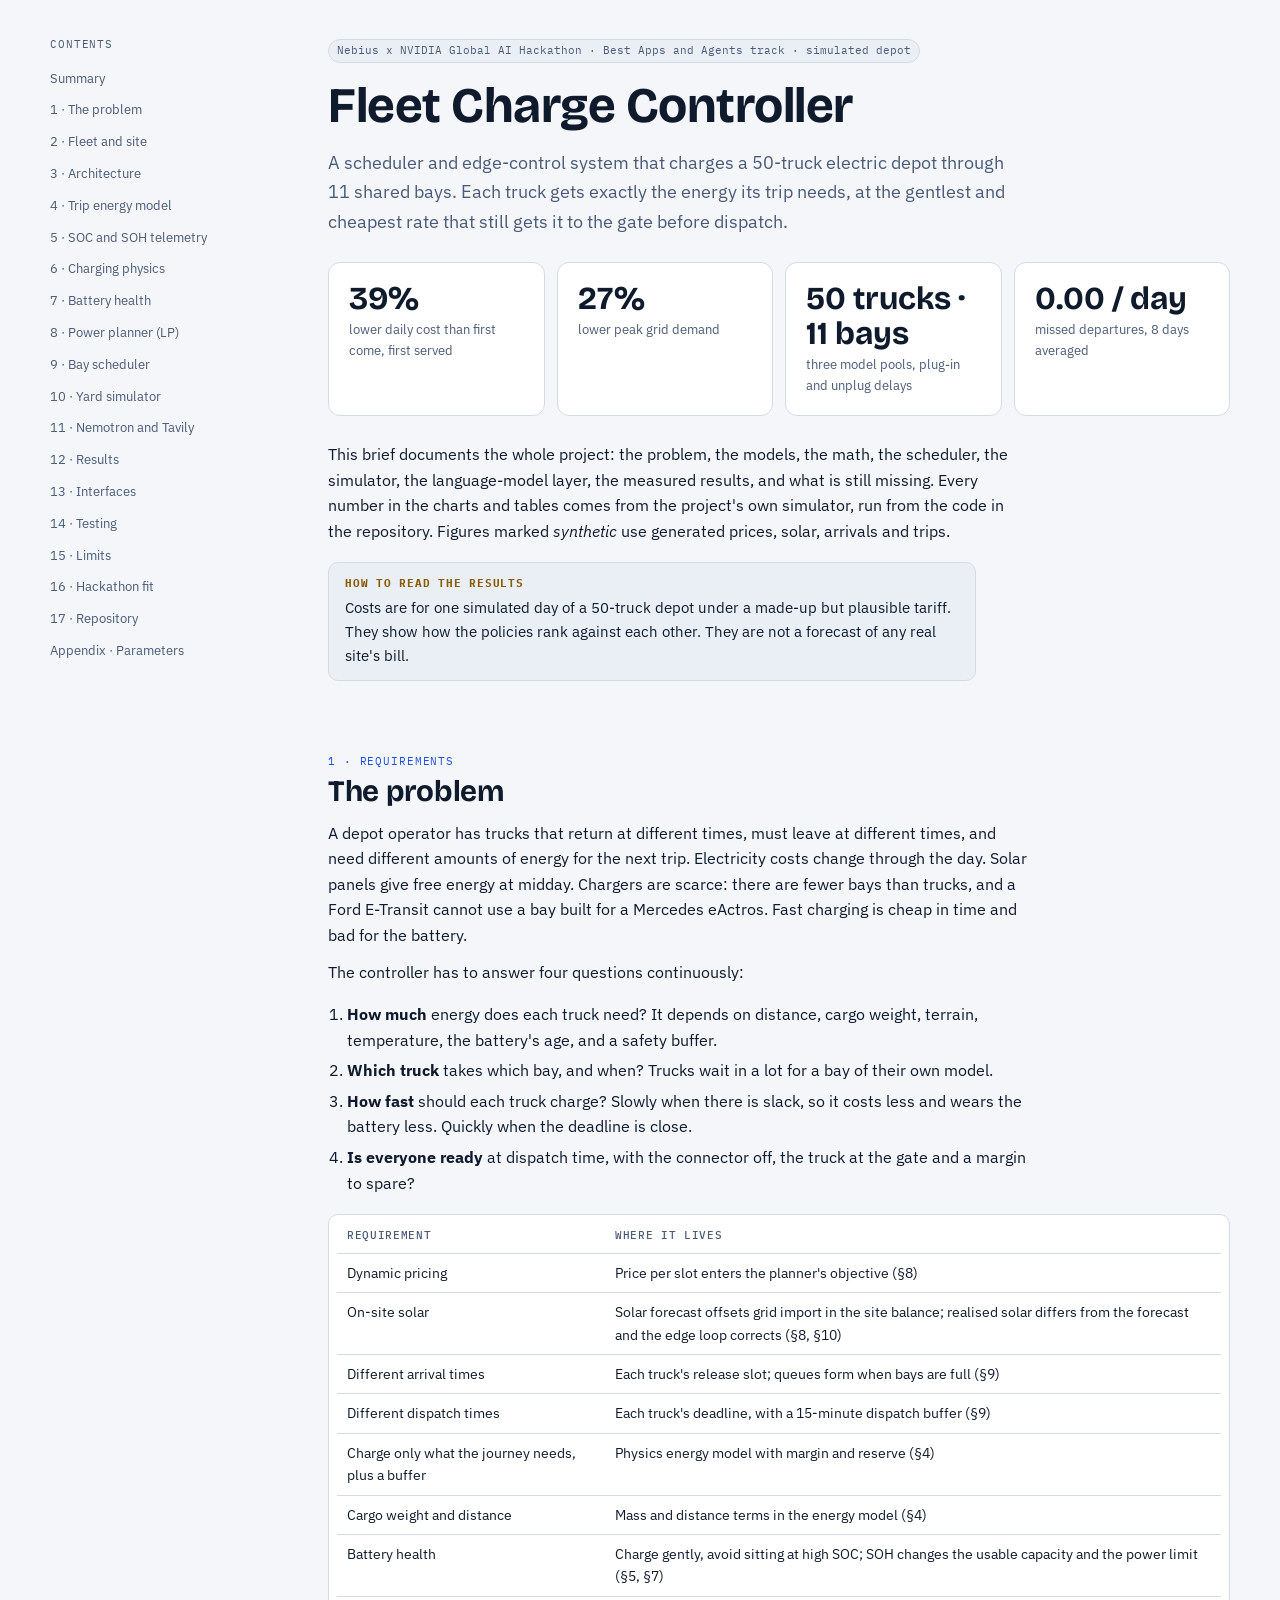
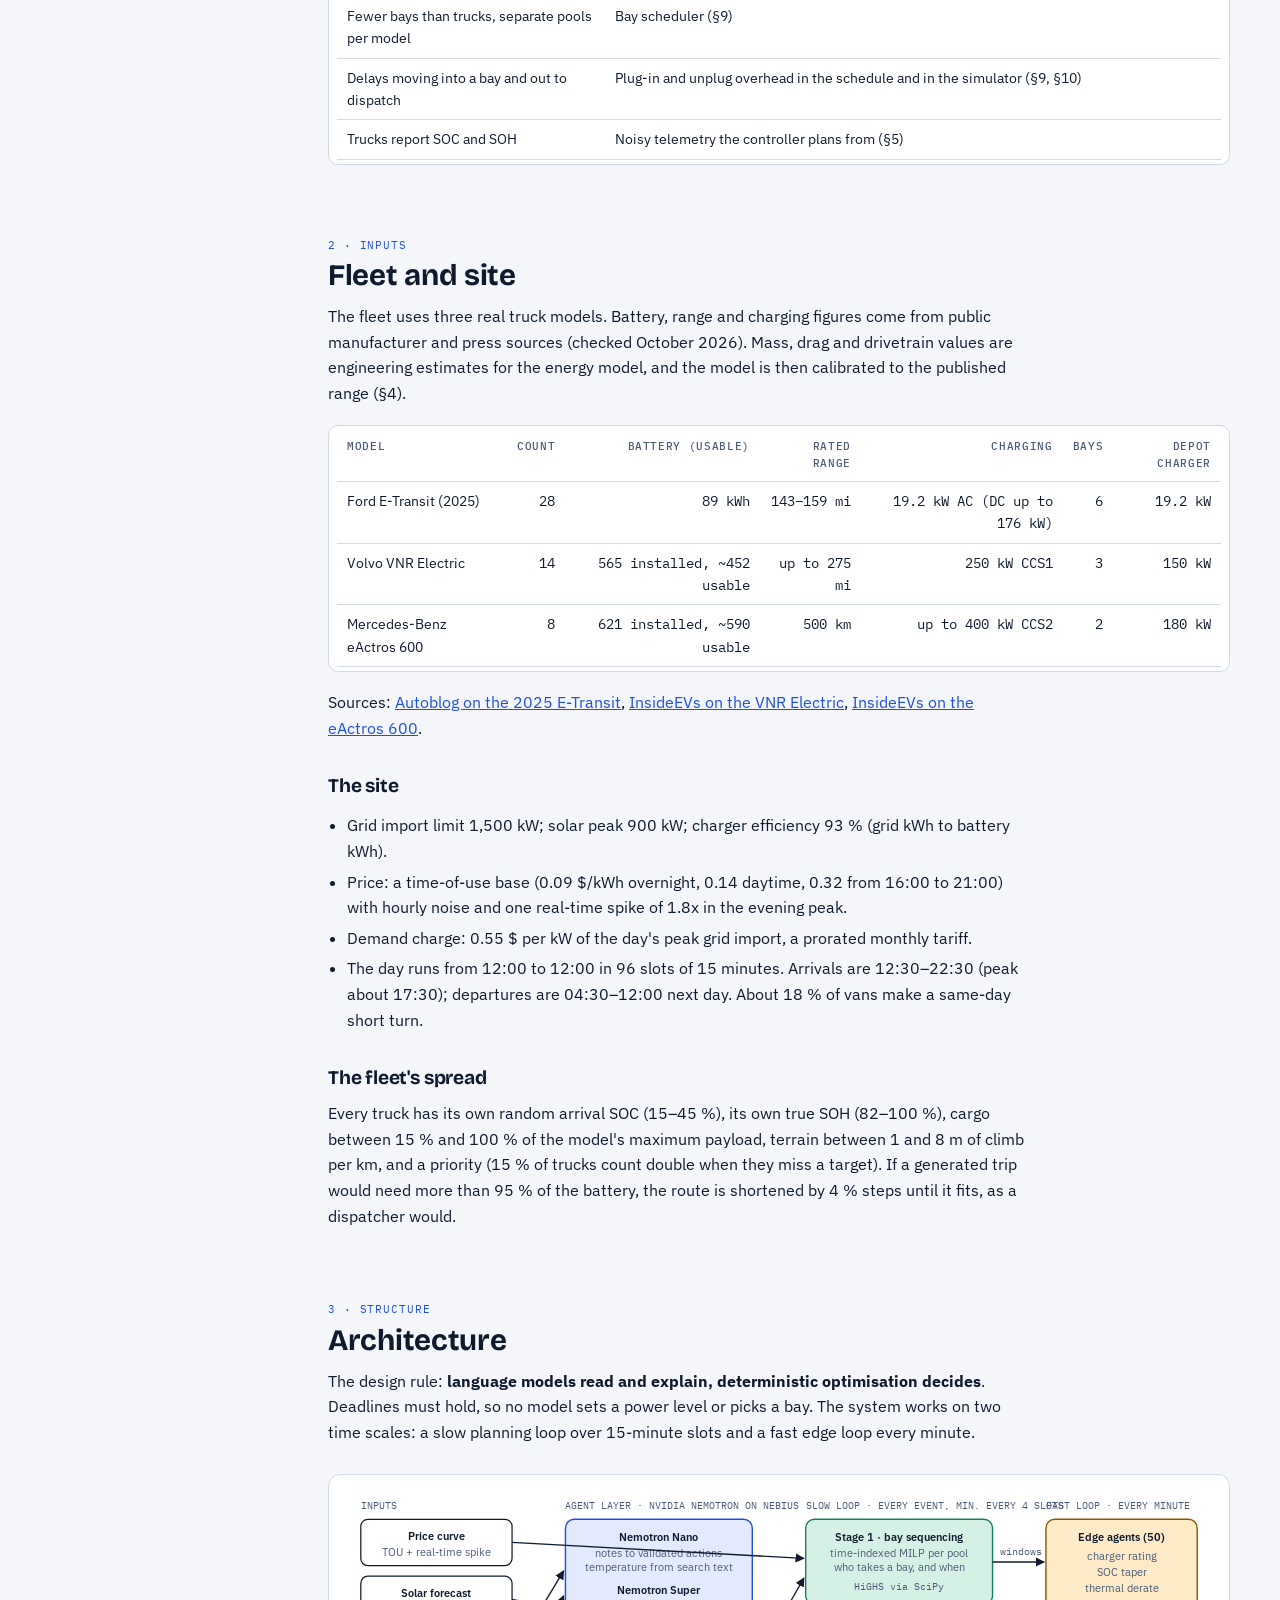
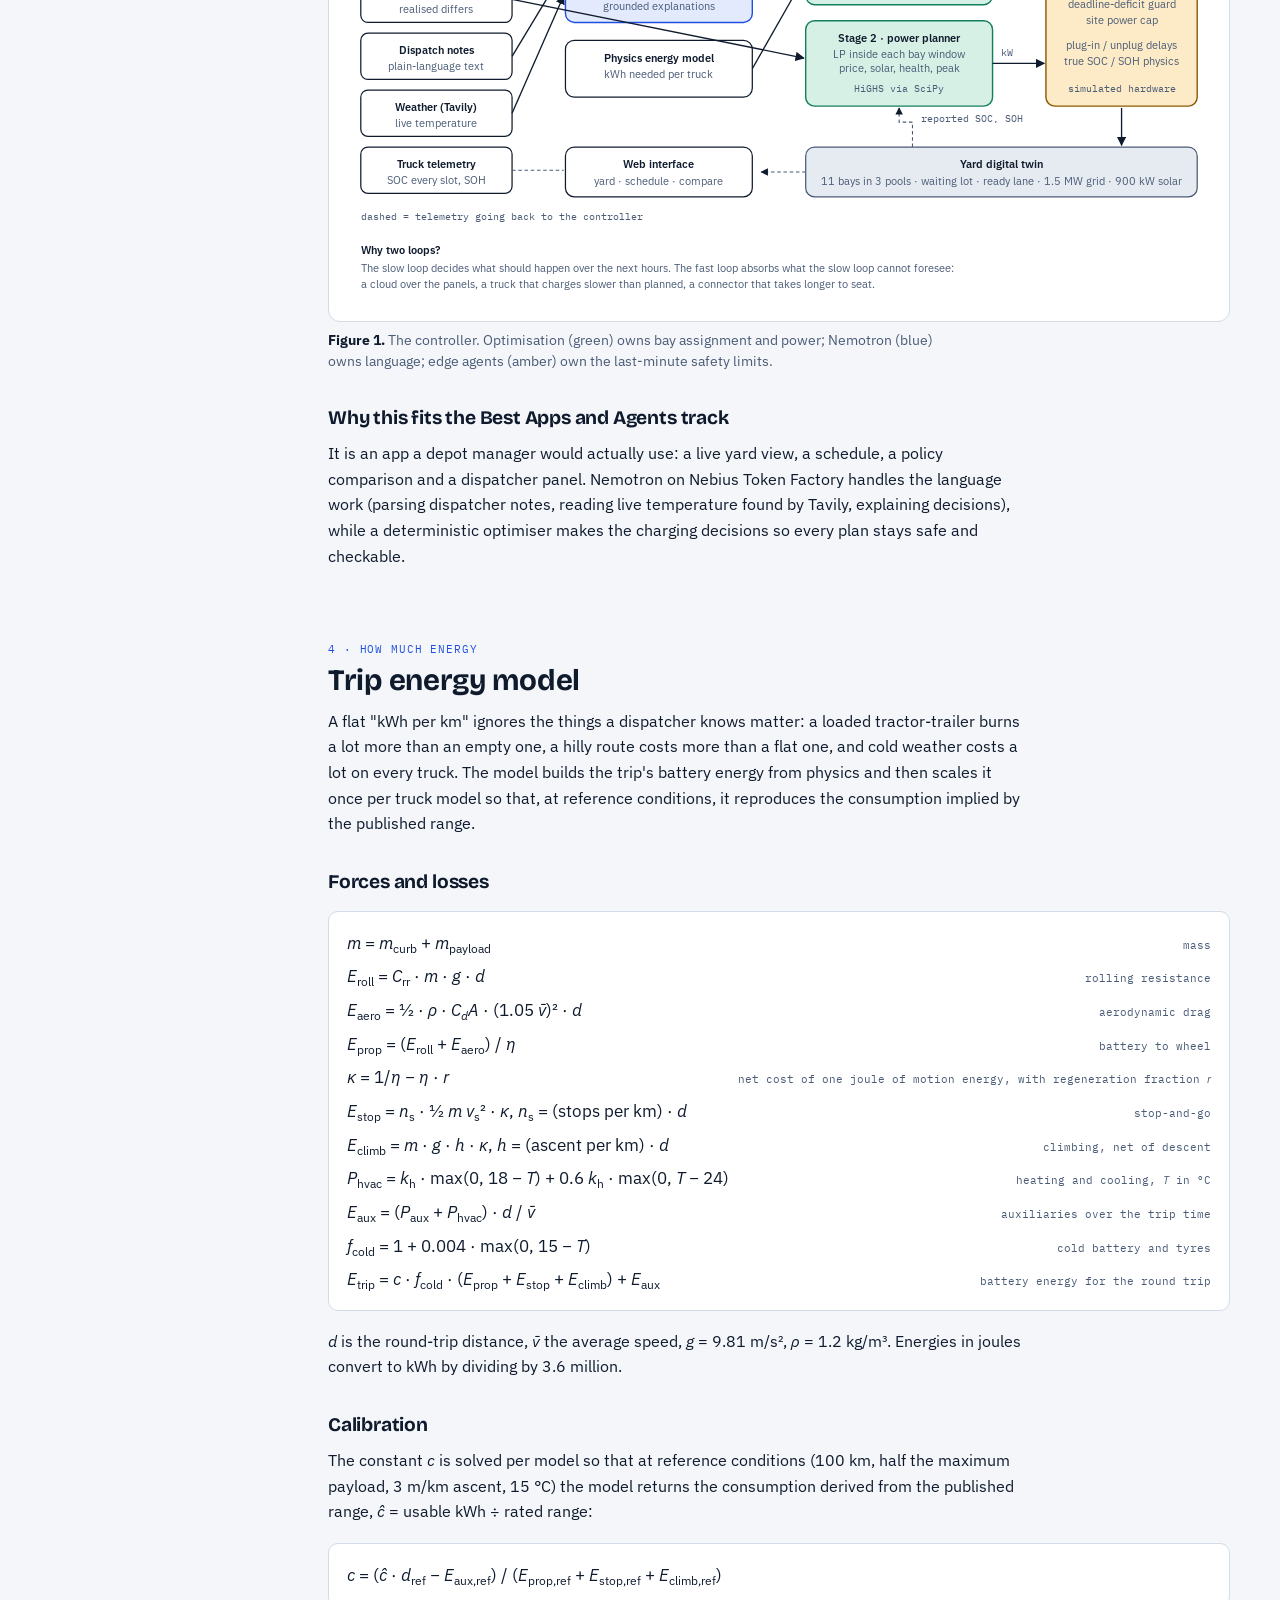
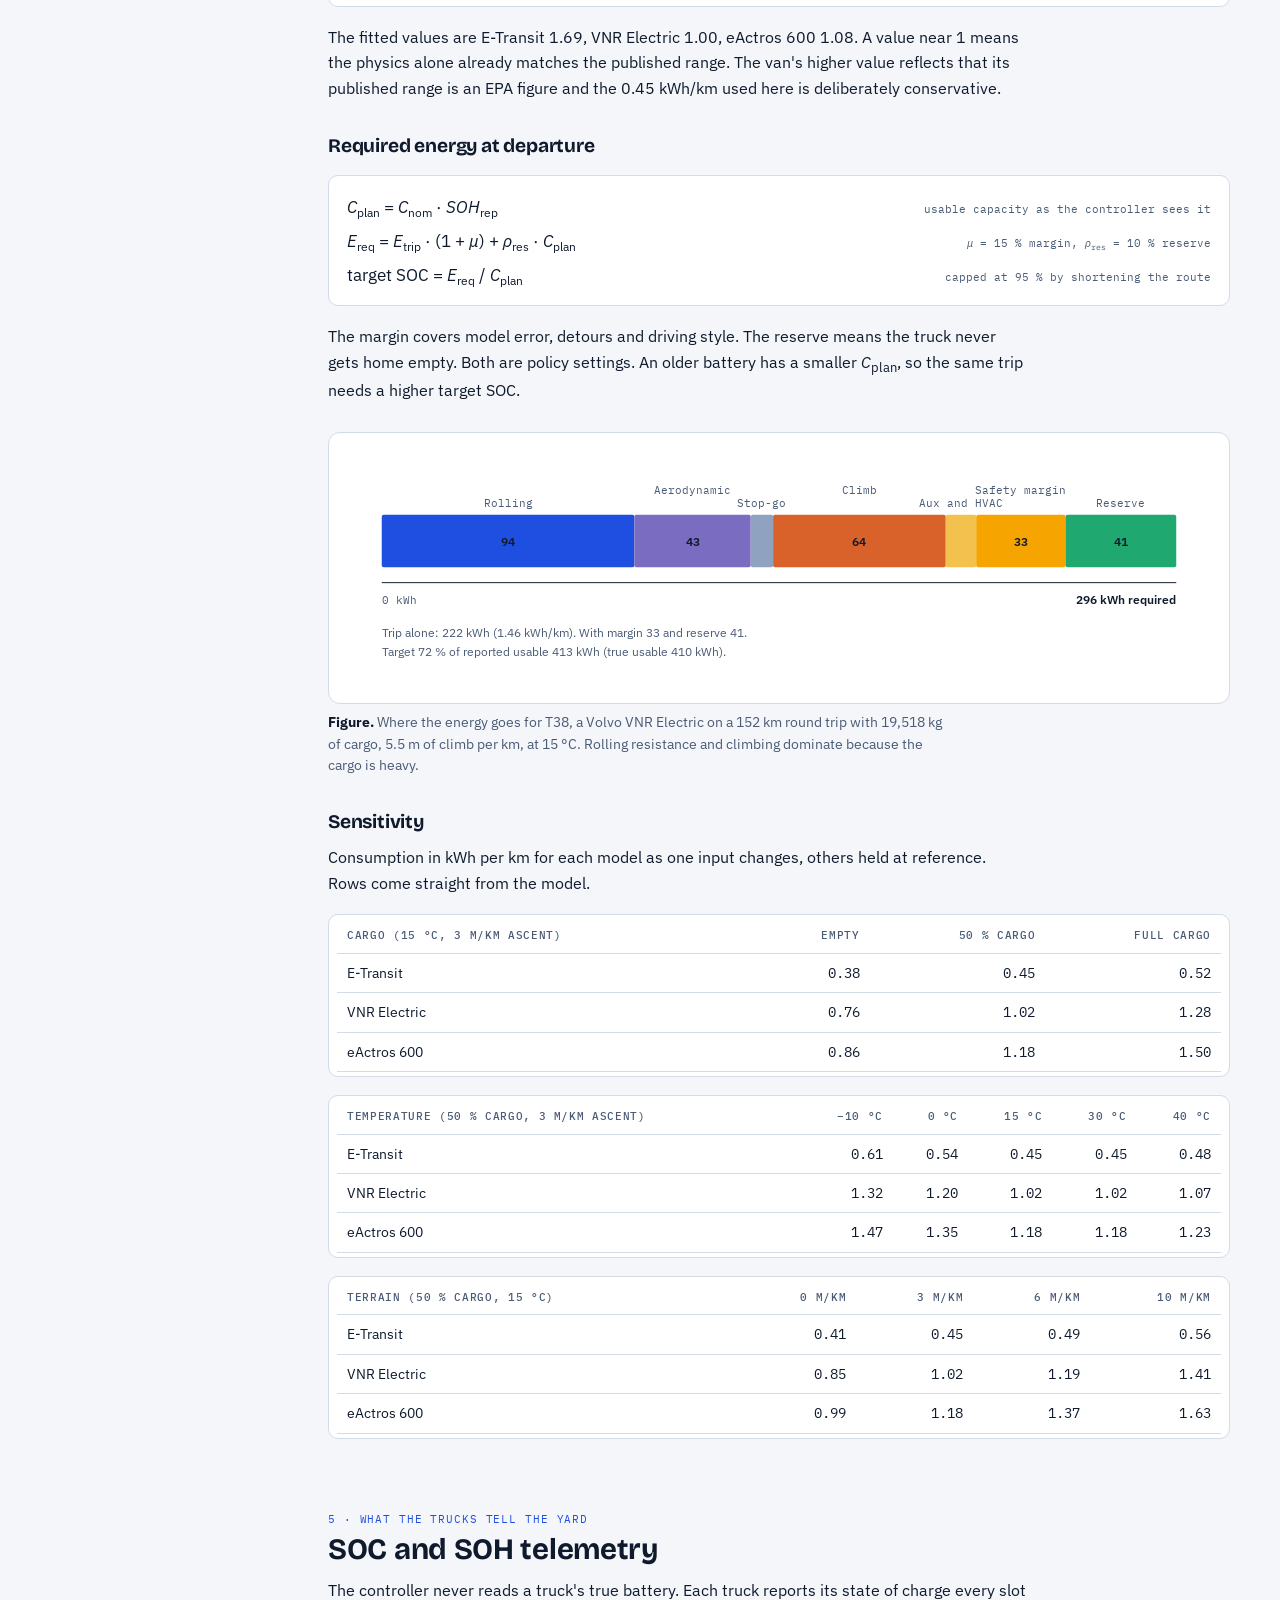
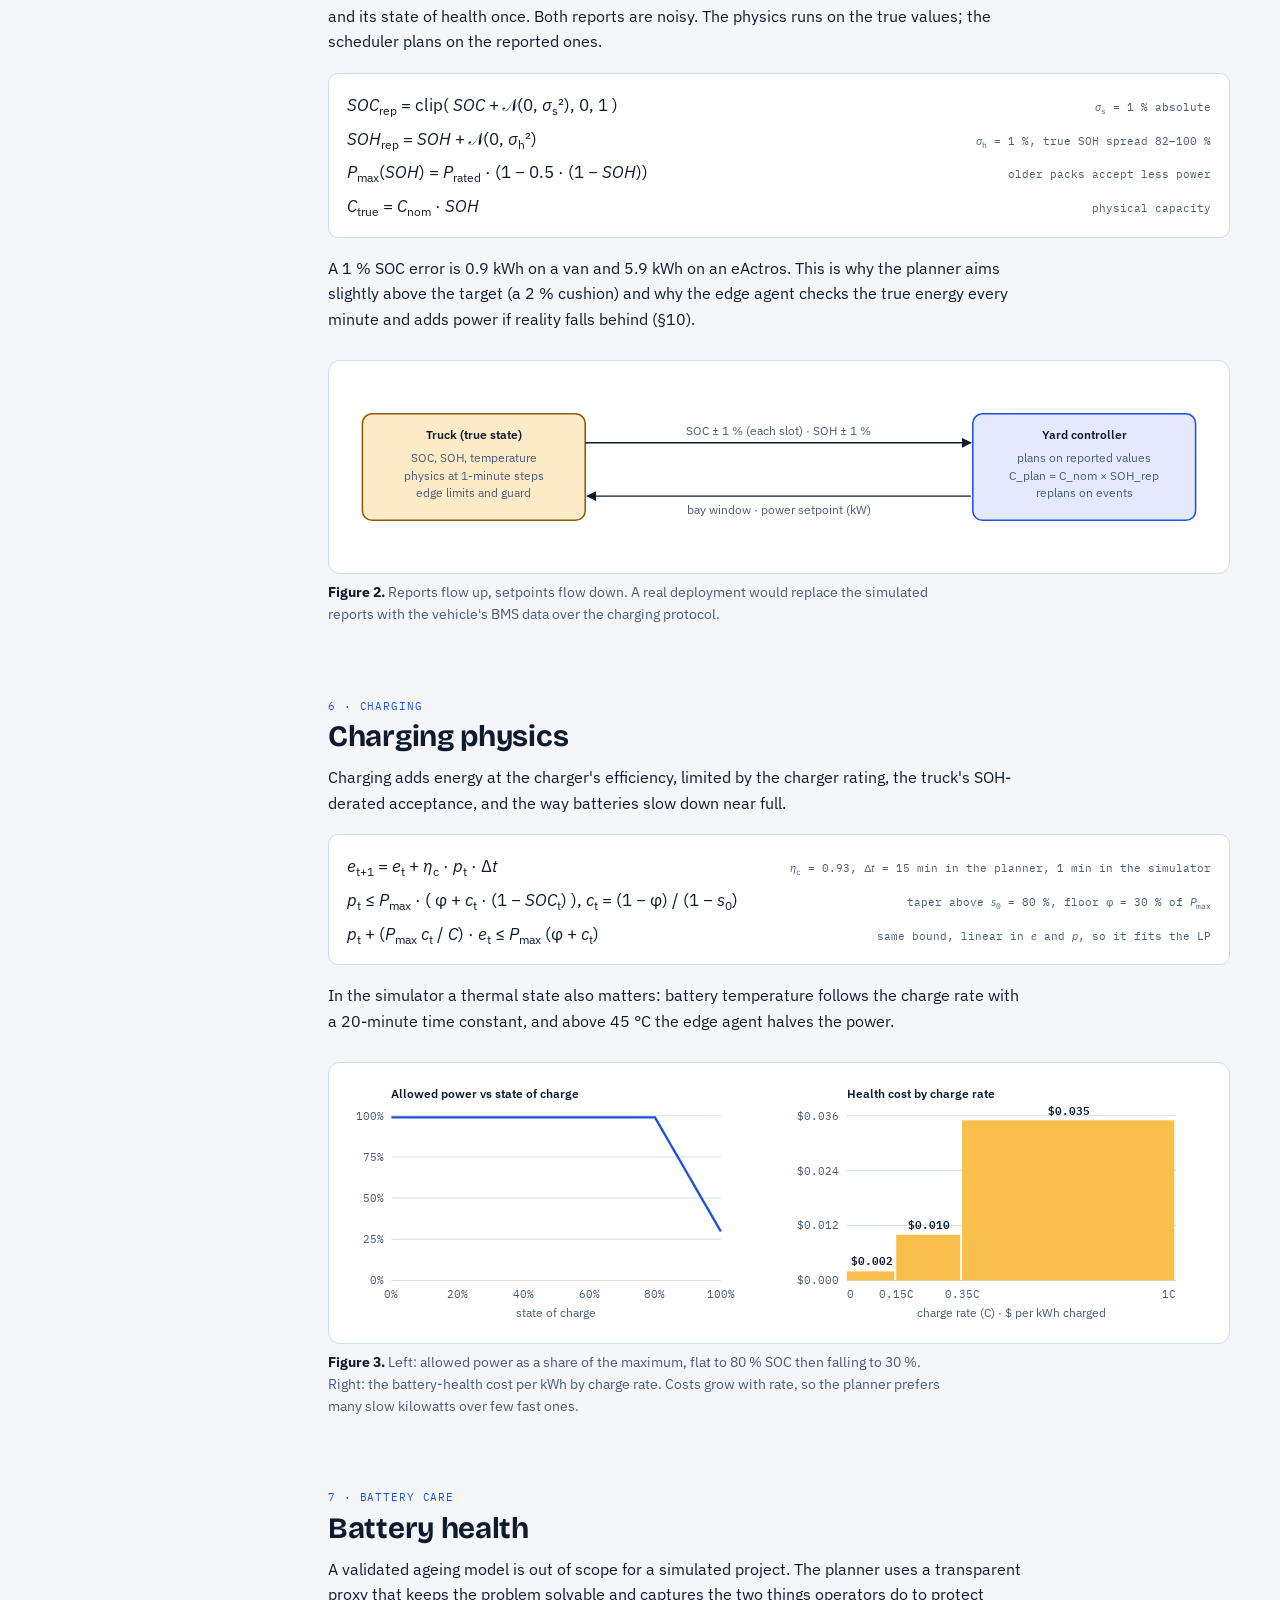
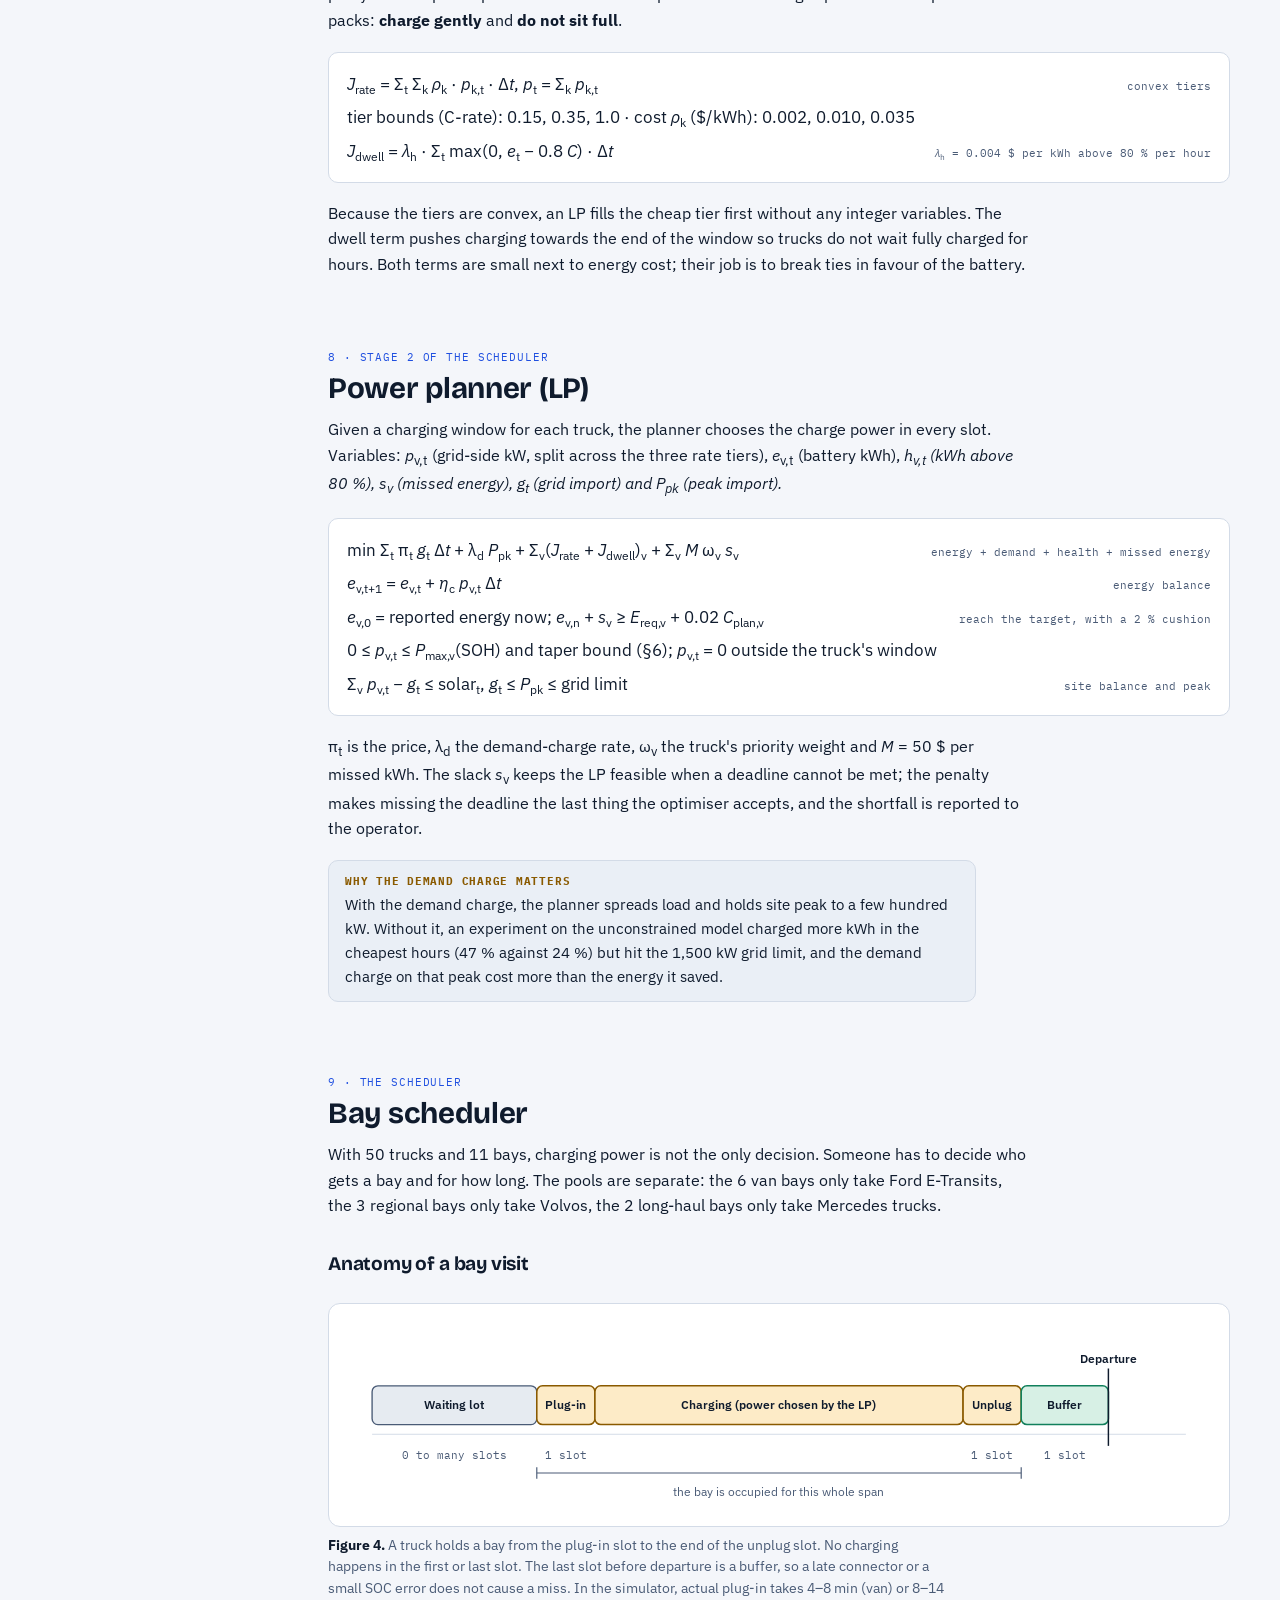
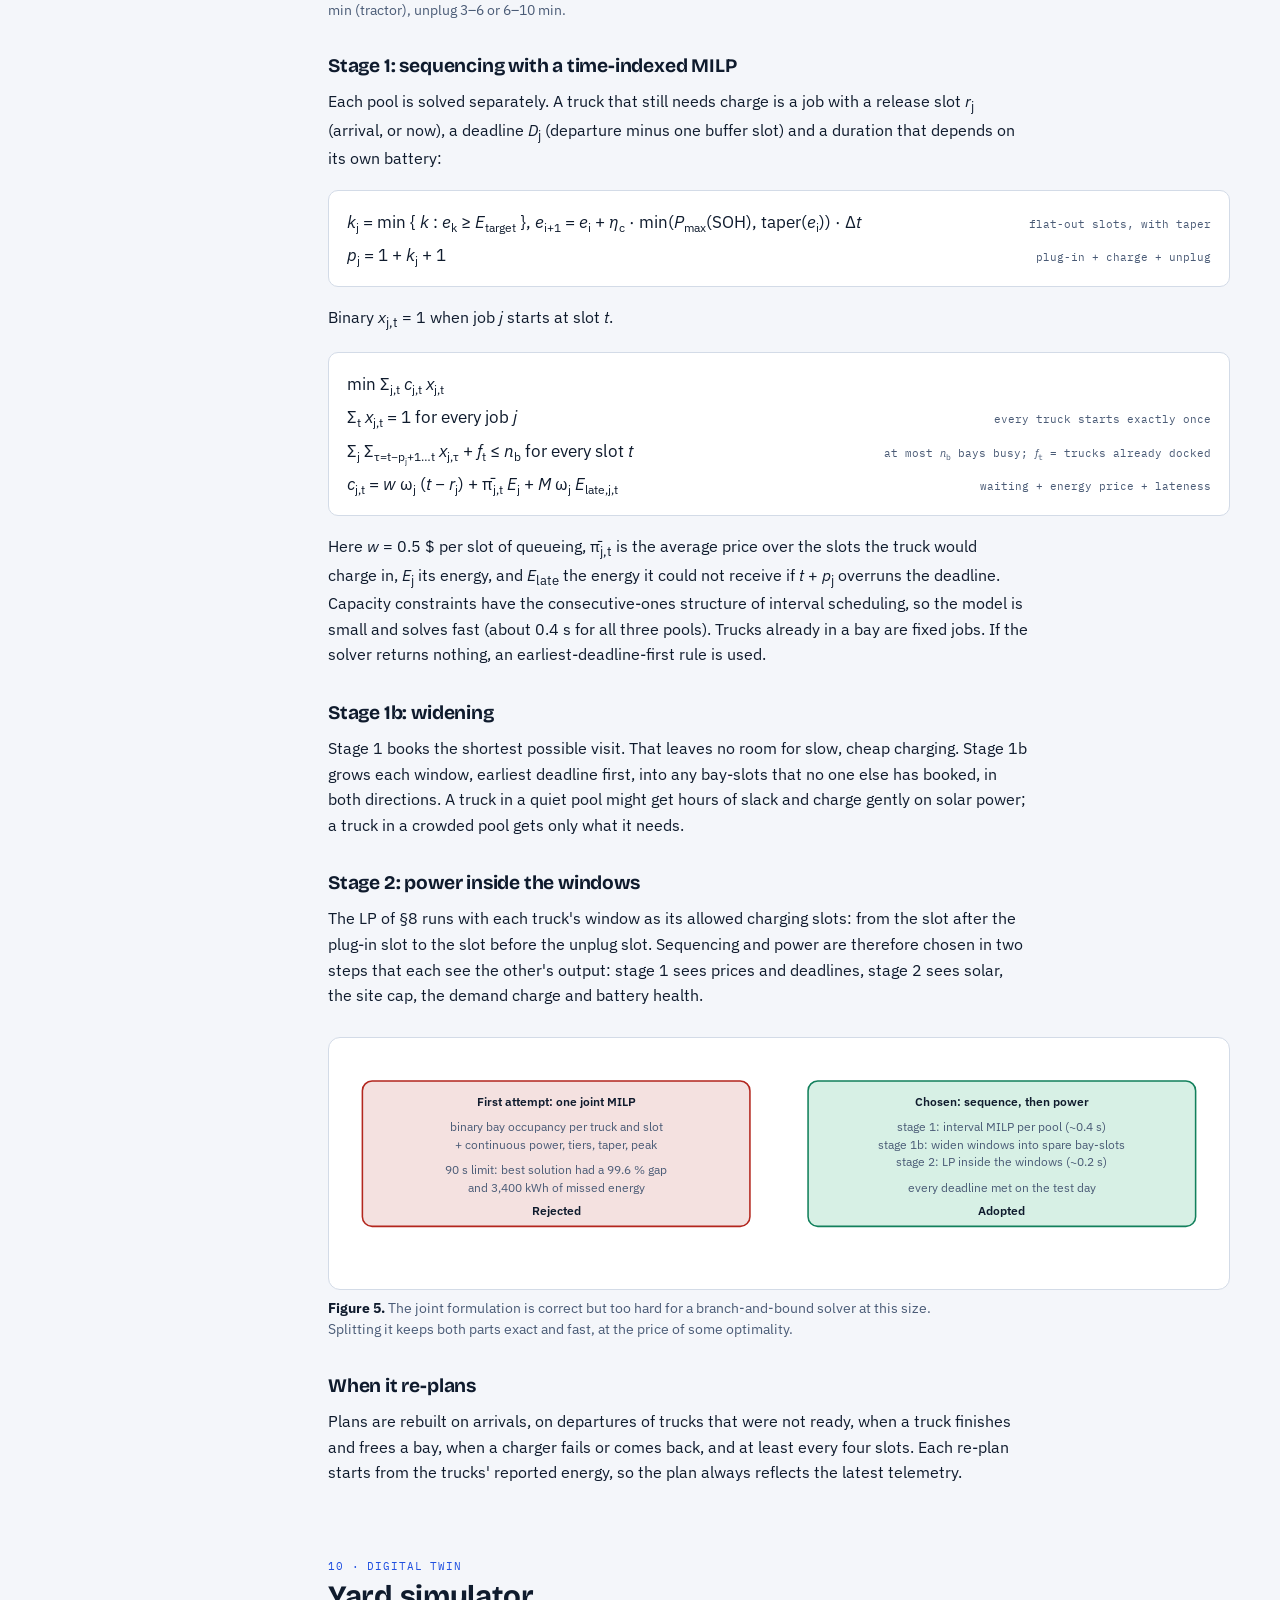
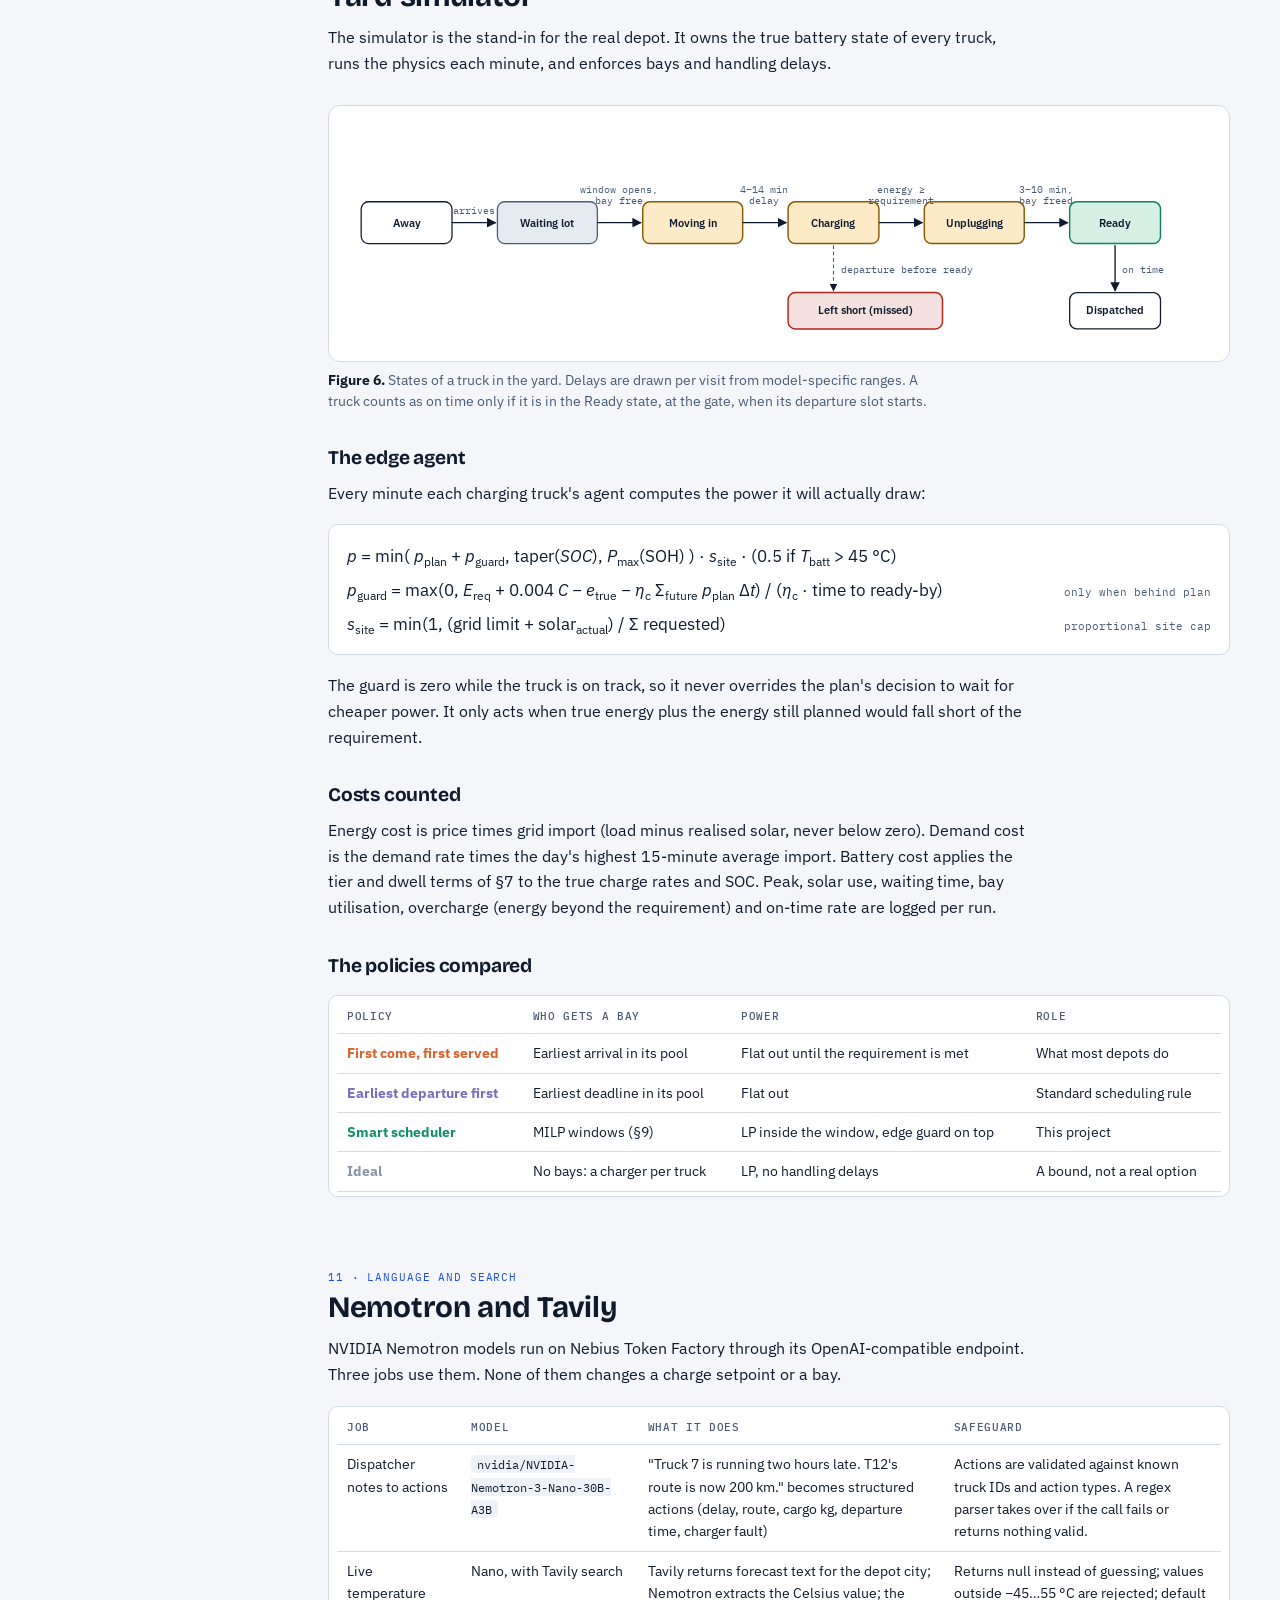
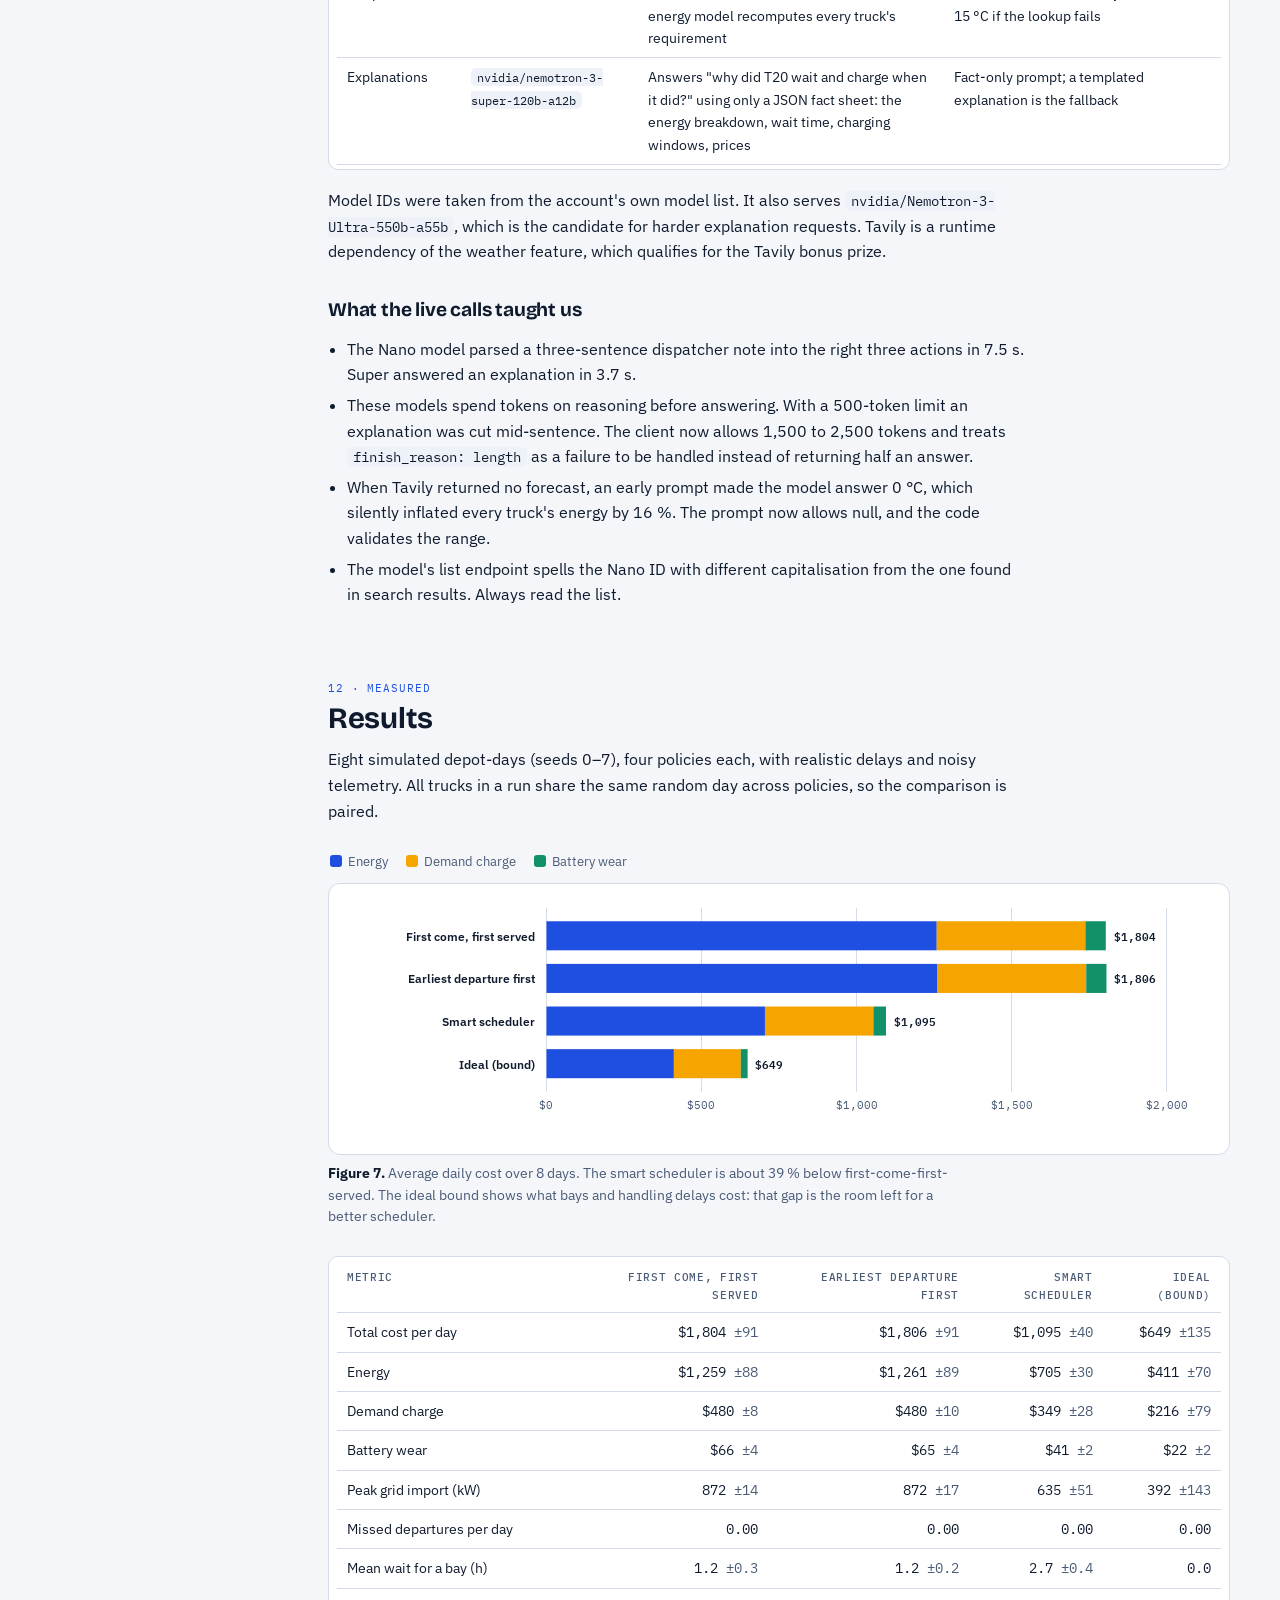
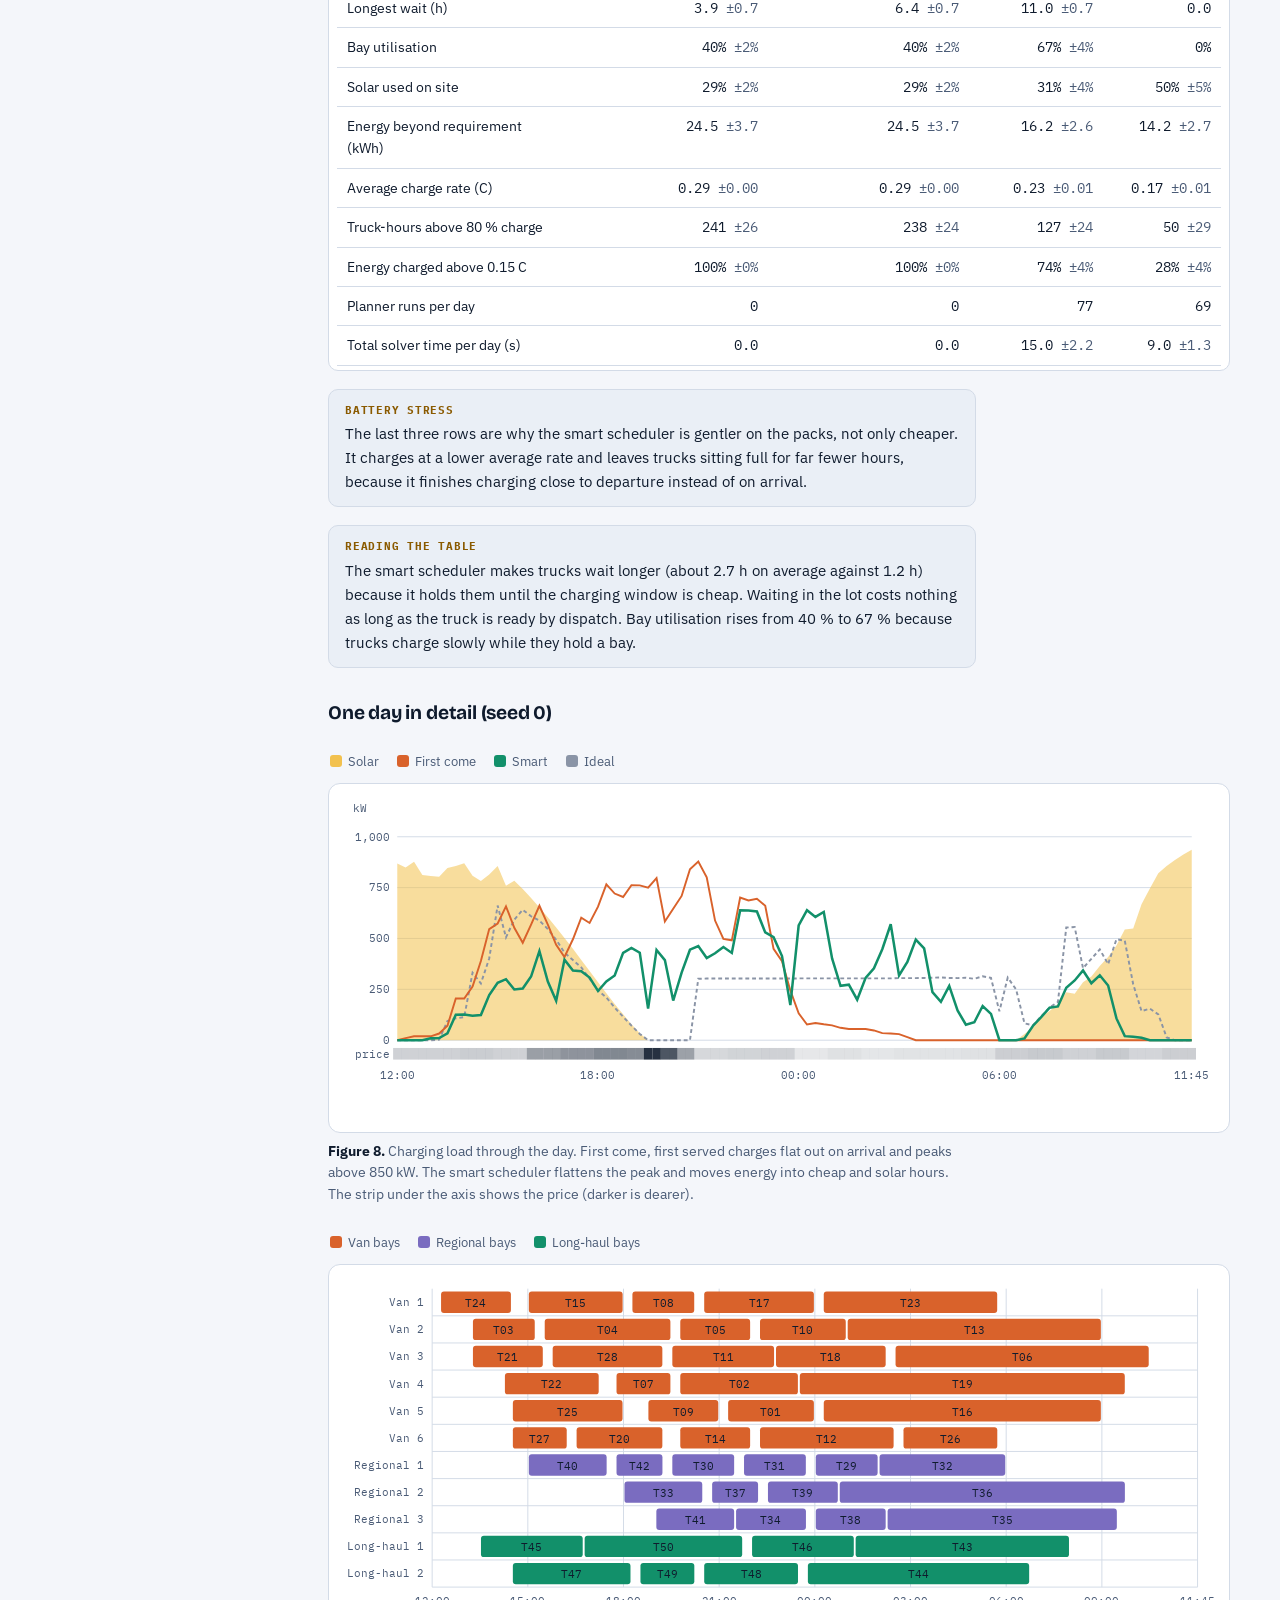
<file: docs/project-brief.html>
<!doctype html><html lang="en"><head><meta charset="utf-8"><meta name="viewport" content="width=device-width,initial-scale=1"></head><body><title>Fleet Charge Controller Brief</title>
<link rel="preconnect" href="https://fonts.googleapis.com">
<link href="https://fonts.googleapis.com/css2?family=Bricolage+Grotesque:opsz,wght@12..96,500;12..96,700&family=IBM+Plex+Mono:wght@400;500&family=IBM+Plex+Sans:ital,wght@0,400;0,500;0,600;1,400&display=swap" rel="stylesheet">
<style>
/* Layout: sticky contents rail beside a reading column; wide figures break out of the column.
   Palette: ink-blue ground, one blue accent, semantic green/amber/slate/red from the yard UI. */
:root{
  --bg:#F4F6FA; --surface:#FFFFFF; --surface2:#EAEFF6; --fg:#0F1B2D; --muted:#4A5B76; --line:#D3DBE7;
  --accent:#1F4FE0; --accent-soft:#E3EAFE;
  --good:#12805C; --good-fill:#1FA971; --warn:#8A5A00; --warn-fill:#F5A400; --slate:#8FA3C0; --bad:#B3261E;
  --c-fcfs:#D9622B; --c-edf:#7A6CC0; --c-smart:#12906A; --c-ideal:#8A94A6;
  --solar:#F2C14E; --code-bg:#EEF2F8;
  --f-display:'Bricolage Grotesque','IBM Plex Sans',system-ui,sans-serif;
  --f-body:'IBM Plex Sans',system-ui,-apple-system,sans-serif;
  --f-mono:'IBM Plex Mono',ui-monospace,Menlo,monospace;
}
@media (prefers-color-scheme: dark){:root:not([data-theme="light"]){
  --bg:#0C1422; --surface:#131E31; --surface2:#1A2740; --fg:#E6ECF6; --muted:#9FB0CA; --line:#26354F;
  --accent:#7DA2FF; --accent-soft:#1B2B52;
  --good:#4FD3A1; --good-fill:#1FA971; --warn:#F5B93D; --warn-fill:#F5A400; --slate:#6F85A8; --bad:#FF8A80;
  --c-fcfs:#F08A55; --c-edf:#A99BE8; --c-smart:#3FD6A5; --c-ideal:#8A94A6; --solar:#C9A23C; --code-bg:#101B2E; color-scheme:dark}}
:root[data-theme="dark"]{
  --bg:#0C1422; --surface:#131E31; --surface2:#1A2740; --fg:#E6ECF6; --muted:#9FB0CA; --line:#26354F;
  --accent:#7DA2FF; --accent-soft:#1B2B52;
  --good:#4FD3A1; --good-fill:#1FA971; --warn:#F5B93D; --warn-fill:#F5A400; --slate:#6F85A8; --bad:#FF8A80;
  --c-fcfs:#F08A55; --c-edf:#A99BE8; --c-smart:#3FD6A5; --c-ideal:#8A94A6; --solar:#C9A23C; --code-bg:#101B2E; color-scheme:dark}
*{box-sizing:border-box}
body{background:var(--bg);color:var(--fg);font-family:var(--f-body);font-size:16px;line-height:1.6;padding-inline:20px;padding-block:28px 80px}
.wrap{max-width:1180px;margin:0 auto;display:grid;grid-template-columns:230px minmax(0,1fr);gap:48px}
nav.toc{position:sticky;top:calc(env(safe-area-inset-top,0px) + 20px);align-self:start;font-size:13px;max-height:calc(100vh - 40px);overflow:auto;padding-right:6px}
nav.toc .t{font-family:var(--f-mono);font-size:11px;letter-spacing:.08em;text-transform:uppercase;color:var(--muted);margin-bottom:10px}
nav.toc a{display:block;padding:5px 0;color:var(--muted);text-decoration:none;border-bottom:1px solid transparent}
nav.toc a:hover{color:var(--accent)}
main{min-width:0}
h1,h2,h3{font-family:var(--f-display);text-wrap:balance;line-height:1.15;letter-spacing:-.01em}
h1{font-size:clamp(2rem,5vw,3.1rem);margin:0 0 14px;font-weight:700}
h2{font-size:1.85rem;margin:72px 0 6px;font-weight:700;scroll-margin-top:20px}
h3{font-size:1.2rem;margin:34px 0 4px;font-weight:700}
p{margin:12px 0;max-width:70ch}
.lede{font-size:1.15rem;color:var(--muted);max-width:62ch}
.sec-tag{font-family:var(--f-mono);font-size:11px;letter-spacing:.08em;text-transform:uppercase;color:var(--accent);margin-top:72px}
.sec-tag + h2{margin-top:4px}
ul,ol{padding-left:1.2em;max-width:70ch}li{margin:5px 0}
a{color:var(--accent)}
code{font-family:var(--f-mono);font-size:.88em;background:var(--code-bg);padding:1px 6px;border-radius:5px}
.card{background:var(--surface);border:1px solid var(--line);border-radius:12px;padding:18px 20px}
.kpis{display:grid;grid-template-columns:repeat(auto-fit,minmax(170px,1fr));gap:12px;margin:26px 0}
.kpi .n{font-family:var(--f-display);font-size:2rem;font-weight:700;line-height:1.1}
.kpi .l{font-size:13px;color:var(--muted);margin-top:4px}
.good{color:var(--good)}
.note{border:1px solid var(--line);background:var(--surface2);border-radius:10px;padding:12px 16px;margin:18px 0;max-width:72ch;font-size:15px}
.note b{font-family:var(--f-mono);font-size:11px;letter-spacing:.07em;text-transform:uppercase;color:var(--warn);display:block;margin-bottom:3px}
.eq{margin:18px 0;padding:14px 18px;background:var(--surface);border:1px solid var(--line);border-radius:10px;font-family:'IBM Plex Sans',serif;font-size:1.08rem;overflow-x:auto;max-width:100%}
.eq .row{display:flex;gap:14px;align-items:baseline;flex-wrap:wrap;padding:3px 0}
.eq .tag{margin-left:auto;font-family:var(--f-mono);font-size:11px;color:var(--muted)}
.eq var{font-style:italic;font-family:'IBM Plex Sans',serif}
.eq sub,.eq sup{font-size:.7em;line-height:0}
.frac{display:inline-flex;flex-direction:column;vertical-align:middle;text-align:center;margin:0 3px}
.frac>span:first-child{border-bottom:1px solid currentColor;padding:0 4px}
.frac>span:last-child{padding:0 4px}
table{border-collapse:collapse;width:100%;font-size:14px}
th,td{padding:8px 10px;border-bottom:1px solid var(--line);text-align:left;vertical-align:top}
th{font-family:var(--f-mono);font-size:11px;letter-spacing:.06em;text-transform:uppercase;color:var(--muted);font-weight:500}
td.num,th.num{text-align:right;font-variant-numeric:tabular-nums;font-family:var(--f-mono)}
.scroll{overflow-x:auto;max-width:100%}
.tbl{background:var(--surface);border:1px solid var(--line);border-radius:10px;padding:4px 8px;margin:18px 0}
figure{margin:28px 0}
figure .fig{background:var(--surface);border:1px solid var(--line);border-radius:12px;padding:14px;overflow-x:auto}
figure svg{display:block;width:100%;height:auto;min-width:560px}
figcaption{font-size:13.5px;color:var(--muted);margin-top:8px;max-width:78ch}
figcaption b{color:var(--fg)}
.nd{fill:var(--surface);stroke:var(--fg);stroke-width:1.4}
.nd-a{fill:var(--accent-soft);stroke:var(--accent);stroke-width:1.6}
.nd-g{fill:color-mix(in srgb,var(--good-fill) 18%,var(--surface));stroke:var(--good);stroke-width:1.6}
.nd-w{fill:color-mix(in srgb,var(--warn-fill) 22%,var(--surface));stroke:var(--warn);stroke-width:1.6}
.nd-s{fill:color-mix(in srgb,var(--slate) 22%,var(--surface));stroke:var(--muted);stroke-width:1.4}
.nd-r{fill:color-mix(in srgb,var(--bad) 14%,var(--surface));stroke:var(--bad);stroke-width:1.6}
svg text{fill:var(--fg);font-family:var(--f-body);font-size:12.5px}
svg .m{fill:var(--muted)}svg .mono{font-family:var(--f-mono);font-size:11px}svg .b{font-weight:600}
svg .ln{stroke:var(--fg);stroke-width:1.5;fill:none}svg .lnm{stroke:var(--muted);stroke-width:1.2;fill:none}
svg .grid{stroke:var(--line);stroke-width:1}
.legend{display:flex;flex-wrap:wrap;gap:6px 18px;font-size:13px;margin:6px 2px 10px;color:var(--muted)}
.legend i{display:inline-block;width:12px;height:12px;border-radius:3px;margin-right:6px;vertical-align:-1px}
.two{display:grid;grid-template-columns:repeat(auto-fit,minmax(300px,1fr));gap:14px}
.pill{display:inline-block;font-family:var(--f-mono);font-size:11px;padding:2px 8px;border-radius:99px;background:var(--surface2);border:1px solid var(--line);color:var(--muted)}
hr{border:0;border-top:1px solid var(--line);margin:40px 0}
@media (max-width:900px){
  .wrap{grid-template-columns:minmax(0,1fr);gap:0}
  nav.toc{position:static;max-height:none;margin-bottom:24px;columns:2;column-gap:20px}
  h2{margin-top:56px}
}

@page{size:A4;margin:14mm 13mm 17mm}
@media print{
  :root:root:root{
    --bg:#FFFFFF; --surface:#FFFFFF; --surface2:#F1F4F9; --fg:#0F1B2D; --muted:#4A5B76; --line:#CBD4E1;
    --accent:#1F4FE0; --accent-soft:#E3EAFE; --good:#12805C; --good-fill:#1FA971; --warn:#8A5A00; --warn-fill:#F5A400;
    --slate:#8FA3C0; --bad:#B3261E; --c-fcfs:#D9622B; --c-edf:#7A6CC0; --c-smart:#12906A; --c-ideal:#8A94A6;
    --solar:#F2C14E; --code-bg:#EEF2F8; color-scheme:light}
  html,body{background:#fff}
  body{padding:0;font-size:10pt;line-height:1.5;-webkit-print-color-adjust:exact;print-color-adjust:exact}
  .wrap{display:block;max-width:none}
  main{max-width:none}
  nav.toc{position:static;max-height:none;overflow:visible;columns:3;column-gap:20px;border:1px solid var(--line);border-radius:8px;padding:10px 16px;margin:0 0 20px;break-inside:avoid;font-size:9pt}
  nav.toc a{padding:3px 0;color:var(--fg)}
  h1{font-size:28pt;margin-bottom:10px}
  h2{font-size:17pt;margin:0 0 4px;break-after:avoid}
  h3{font-size:12pt;margin:16px 0 3px;break-after:avoid}
  .sec-tag{margin-top:30px;break-after:avoid}
  p,li{orphans:3;widows:3}
  p,ul,ol,.note{max-width:none}
  .lede{font-size:12pt}
  .kpis{grid-template-columns:repeat(4,minmax(0,1fr));gap:8px;margin:18px 0}
  .kpi .n{font-size:15pt}
  .card,.note,.eq,figure,tr,.legend{break-inside:avoid}
  .eq{overflow:visible;font-size:10pt;padding:10px 14px}
  .eq .tag{font-size:8pt}
  .scroll,.fig,.tbl{overflow:visible !important}
  .fig{padding:10px}
  figure{margin:18px 0}
  figure svg{min-width:0 !important}
  figcaption{font-size:9pt}
  table{font-size:8.6pt}
  th,td{padding:4px 6px}
  th{font-size:7.5pt}
  thead{display:table-header-group}
  .tbl{padding:2px 4px;margin:12px 0}
  #queues{grid-template-columns:1fr 1fr}
  #queues svg:last-child{grid-column:1/-1;max-width:60%}
  a{color:inherit;text-decoration:none}
  .legend{font-size:8.5pt}
  code{font-size:.85em}
  pre,.card[style*="white-space:pre"]{white-space:pre-wrap !important;overflow:visible !important}
}
</style>

<div class="wrap">
<nav class="toc" aria-label="Contents">
  <div class="t">Contents</div>
  <a href="#summary">Summary</a><a href="#problem">1 · The problem</a><a href="#fleet">2 · Fleet and site</a><a href="#arch">3 · Architecture</a>
  <a href="#energy">4 · Trip energy model</a><a href="#telemetry">5 · SOC and SOH telemetry</a><a href="#charge">6 · Charging physics</a>
  <a href="#health">7 · Battery health</a><a href="#lp">8 · Power planner (LP)</a><a href="#sched">9 · Bay scheduler</a>
  <a href="#sim">10 · Yard simulator</a><a href="#agent">11 · Nemotron and Tavily</a><a href="#results">12 · Results</a>
  <a href="#ui">13 · Interfaces</a><a href="#tests">14 · Testing</a><a href="#limits">15 · Limits</a>
  <a href="#hack">16 · Hackathon fit</a><a href="#repo">17 · Repository</a><a href="#params">Appendix · Parameters</a>
</nav>

<main>
<header id="summary">
  <div class="pill">Nebius x NVIDIA Global AI Hackathon · Best Apps and Agents track · simulated depot</div>
  <h1 style="margin-top:14px">Fleet Charge Controller</h1>
  <p class="lede">A scheduler and edge-control system that charges a 50-truck electric depot through 11 shared bays. Each truck gets exactly the energy its trip needs, at the gentlest and cheapest rate that still gets it to the gate before dispatch.</p>

  <div class="kpis" id="kpis"></div>

  <p>This brief documents the whole project: the problem, the models, the math, the scheduler, the simulator, the language-model layer, the measured results, and what is still missing. Every number in the charts and tables comes from the project's own simulator, run from the code in the repository. Figures marked <i>synthetic</i> use generated prices, solar, arrivals and trips.</p>

  <div class="note"><b>How to read the results</b>Costs are for one simulated day of a 50-truck depot under a made-up but plausible tariff. They show how the policies rank against each other. They are not a forecast of any real site's bill.</div>
</header>

<!-- 1 -->
<div class="sec-tag" id="problem-tag">1 · Requirements</div>
<h2 id="problem">The problem</h2>
<p>A depot operator has trucks that return at different times, must leave at different times, and need different amounts of energy for the next trip. Electricity costs change through the day. Solar panels give free energy at midday. Chargers are scarce: there are fewer bays than trucks, and a Ford E-Transit cannot use a bay built for a Mercedes eActros. Fast charging is cheap in time and bad for the battery.</p>
<p>The controller has to answer four questions continuously:</p>
<ol>
  <li><b>How much</b> energy does each truck need? It depends on distance, cargo weight, terrain, temperature, the battery's age, and a safety buffer.</li>
  <li><b>Which truck</b> takes which bay, and when? Trucks wait in a lot for a bay of their own model.</li>
  <li><b>How fast</b> should each truck charge? Slowly when there is slack, so it costs less and wears the battery less. Quickly when the deadline is close.</li>
  <li><b>Is everyone ready</b> at dispatch time, with the connector off, the truck at the gate and a margin to spare?</li>
</ol>
<div class="tbl scroll"><table>
<thead><tr><th>Requirement</th><th>Where it lives</th></tr></thead>
<tbody>
<tr><td>Dynamic pricing</td><td>Price per slot enters the planner's objective (§8)</td></tr>
<tr><td>On-site solar</td><td>Solar forecast offsets grid import in the site balance; realised solar differs from the forecast and the edge loop corrects (§8, §10)</td></tr>
<tr><td>Different arrival times</td><td>Each truck's release slot; queues form when bays are full (§9)</td></tr>
<tr><td>Different dispatch times</td><td>Each truck's deadline, with a 15-minute dispatch buffer (§9)</td></tr>
<tr><td>Charge only what the journey needs, plus a buffer</td><td>Physics energy model with margin and reserve (§4)</td></tr>
<tr><td>Cargo weight and distance</td><td>Mass and distance terms in the energy model (§4)</td></tr>
<tr><td>Battery health</td><td>Charge gently, avoid sitting at high SOC; SOH changes the usable capacity and the power limit (§5, §7)</td></tr>
<tr><td>Fewer bays than trucks, separate pools per model</td><td>Bay scheduler (§9)</td></tr>
<tr><td>Delays moving into a bay and out to dispatch</td><td>Plug-in and unplug overhead in the schedule and in the simulator (§9, §10)</td></tr>
<tr><td>Trucks report SOC and SOH</td><td>Noisy telemetry the controller plans from (§5)</td></tr>
</tbody></table></div>

<!-- 2 -->
<div class="sec-tag">2 · Inputs</div>
<h2 id="fleet">Fleet and site</h2>
<p>The fleet uses three real truck models. Battery, range and charging figures come from public manufacturer and press sources (checked October 2026). Mass, drag and drivetrain values are engineering estimates for the energy model, and the model is then calibrated to the published range (§4).</p>
<div class="tbl scroll"><table>
<thead><tr><th>Model</th><th class="num">Count</th><th class="num">Battery (usable)</th><th class="num">Rated range</th><th class="num">Charging</th><th class="num">Bays</th><th class="num">Depot charger</th></tr></thead>
<tbody>
<tr><td>Ford E-Transit (2025)</td><td class="num">28</td><td class="num">89 kWh</td><td class="num">143–159 mi</td><td class="num">19.2 kW AC (DC up to 176 kW)</td><td class="num">6</td><td class="num">19.2 kW</td></tr>
<tr><td>Volvo VNR Electric</td><td class="num">14</td><td class="num">565 installed, ~452 usable</td><td class="num">up to 275 mi</td><td class="num">250 kW CCS1</td><td class="num">3</td><td class="num">150 kW</td></tr>
<tr><td>Mercedes-Benz eActros 600</td><td class="num">8</td><td class="num">621 installed, ~590 usable</td><td class="num">500 km</td><td class="num">up to 400 kW CCS2</td><td class="num">2</td><td class="num">180 kW</td></tr>
</tbody></table></div>
<p>Sources: <a href="https://www.autoblog.com/cars/ford/e-transit/2025">Autoblog on the 2025 E-Transit</a>, <a href="https://insideevs.com/news/562100/volvo-vnr-bigger-battery-range/">InsideEVs on the VNR Electric</a>, <a href="https://insideevs.com/news/691149/mercedes-eactros-truck-reveal-range-battery-specs/">InsideEVs on the eActros 600</a>.</p>
<h3>The site</h3>
<ul>
  <li>Grid import limit 1,500 kW; solar peak 900 kW; charger efficiency 93 % (grid kWh to battery kWh).</li>
  <li>Price: a time-of-use base (0.09 $/kWh overnight, 0.14 daytime, 0.32 from 16:00 to 21:00) with hourly noise and one real-time spike of 1.8x in the evening peak.</li>
  <li>Demand charge: 0.55 $ per kW of the day's peak grid import, a prorated monthly tariff.</li>
  <li>The day runs from 12:00 to 12:00 in 96 slots of 15 minutes. Arrivals are 12:30–22:30 (peak about 17:30); departures are 04:30–12:00 next day. About 18 % of vans make a same-day short turn.</li>
</ul>
<h3>The fleet's spread</h3>
<p>Every truck has its own random arrival SOC (15–45 %), its own true SOH (82–100 %), cargo between 15 % and 100 % of the model's maximum payload, terrain between 1 and 8 m of climb per km, and a priority (15 % of trucks count double when they miss a target). If a generated trip would need more than 95 % of the battery, the route is shortened by 4 % steps until it fits, as a dispatcher would.</p>

<!-- 3 -->
<div class="sec-tag">3 · Structure</div>
<h2 id="arch">Architecture</h2>
<p>The design rule: <b>language models read and explain, deterministic optimisation decides</b>. Deadlines must hold, so no model sets a power level or picks a bay. The system works on two time scales: a slow planning loop over 15-minute slots and a fast edge loop every minute.</p>
<figure>
<div class="fig"><svg viewBox="0 0 980 470" role="img" aria-label="System architecture: inputs feed an agent layer and a two-stage scheduler, which drive edge agents in the yard twin, which report telemetry back">
<defs><marker id="ar" viewBox="0 0 10 10" refX="9" refY="5" markerWidth="7" markerHeight="7" orient="auto-start-reverse"><path d="M0,0 L10,5 L0,10 z" fill="currentColor"/></marker></defs>
<g style="color:var(--fg)">
<text class="mono m" x="20" y="22">INPUTS</text>
<rect class="nd" x="20" y="34" width="170" height="52" rx="8"/><text class="b" x="105" y="57" text-anchor="middle">Price curve</text><text class="m" x="105" y="75" text-anchor="middle">TOU + real-time spike</text>
<rect class="nd" x="20" y="98" width="170" height="52" rx="8"/><text class="b" x="105" y="121" text-anchor="middle">Solar forecast</text><text class="m" x="105" y="139" text-anchor="middle">realised differs</text>
<rect class="nd" x="20" y="162" width="170" height="52" rx="8"/><text class="b" x="105" y="185" text-anchor="middle">Dispatch notes</text><text class="m" x="105" y="203" text-anchor="middle">plain-language text</text>
<rect class="nd" x="20" y="226" width="170" height="52" rx="8"/><text class="b" x="105" y="249" text-anchor="middle">Weather (Tavily)</text><text class="m" x="105" y="267" text-anchor="middle">live temperature</text>
<rect class="nd" x="20" y="290" width="170" height="52" rx="8"/><text class="b" x="105" y="313" text-anchor="middle">Truck telemetry</text><text class="m" x="105" y="331" text-anchor="middle">SOC every slot, SOH</text>

<text class="mono m" x="250" y="22">AGENT LAYER · NVIDIA NEMOTRON ON NEBIUS</text>
<rect class="nd-a" x="250" y="34" width="210" height="116" rx="10"/>
<text class="b" x="355" y="58" text-anchor="middle">Nemotron Nano</text><text class="m" x="355" y="76" text-anchor="middle">notes to validated actions</text><text class="m" x="355" y="92" text-anchor="middle">temperature from search text</text>
<text class="b" x="355" y="118" text-anchor="middle">Nemotron Super</text><text class="m" x="355" y="136" text-anchor="middle">grounded explanations</text>
<rect class="nd" x="250" y="170" width="210" height="64" rx="10"/><text class="b" x="355" y="194" text-anchor="middle">Physics energy model</text><text class="m" x="355" y="212" text-anchor="middle">kWh needed per truck</text>

<text class="mono m" x="520" y="22">SLOW LOOP · EVERY EVENT, MIN. EVERY 4 SLOTS</text>
<rect class="nd-g" x="520" y="34" width="210" height="96" rx="10"/><text class="b" x="625" y="58" text-anchor="middle">Stage 1 · bay sequencing</text><text class="m" x="625" y="76" text-anchor="middle">time-indexed MILP per pool</text><text class="m" x="625" y="92" text-anchor="middle">who takes a bay, and when</text><text class="mono m" x="625" y="114" text-anchor="middle">HiGHS via SciPy</text>
<rect class="nd-g" x="520" y="148" width="210" height="96" rx="10"/><text class="b" x="625" y="172" text-anchor="middle">Stage 2 · power planner</text><text class="m" x="625" y="190" text-anchor="middle">LP inside each bay window</text><text class="m" x="625" y="206" text-anchor="middle">price, solar, health, peak</text><text class="mono m" x="625" y="228" text-anchor="middle">HiGHS via SciPy</text>

<text class="mono m" x="790" y="22">FAST LOOP · EVERY MINUTE</text>
<rect class="nd-w" x="790" y="34" width="170" height="210" rx="10"/><text class="b" x="875" y="58" text-anchor="middle">Edge agents (50)</text>
<text class="m" x="875" y="80" text-anchor="middle">charger rating</text><text class="m" x="875" y="98" text-anchor="middle">SOC taper</text><text class="m" x="875" y="116" text-anchor="middle">thermal derate</text><text class="m" x="875" y="134" text-anchor="middle">deadline-deficit guard</text><text class="m" x="875" y="152" text-anchor="middle">site power cap</text>
<text class="m" x="875" y="180" text-anchor="middle">plug-in / unplug delays</text><text class="m" x="875" y="198" text-anchor="middle">true SOC / SOH physics</text>
<text class="mono m" x="875" y="228" text-anchor="middle">simulated hardware</text>

<rect class="nd-s" x="520" y="290" width="440" height="56" rx="10"/><text class="b" x="740" y="314" text-anchor="middle">Yard digital twin</text><text class="m" x="740" y="333" text-anchor="middle">11 bays in 3 pools · waiting lot · ready lane · 1.5 MW grid · 900 kW solar</text>

<rect class="nd" x="250" y="290" width="210" height="56" rx="10"/><text class="b" x="355" y="314" text-anchor="middle">Web interface</text><text class="m" x="355" y="333" text-anchor="middle">yard · schedule · compare</text>

<line class="ln" x1="190" y1="60" x2="518" y2="78" marker-end="url(#ar)"/>
<line class="ln" x1="190" y1="124" x2="518" y2="190" marker-end="url(#ar)"/>
<line class="ln" x1="190" y1="188" x2="248" y2="92" marker-end="url(#ar)"/>
<line class="ln" x1="190" y1="252" x2="248" y2="120" marker-end="url(#ar)"/>
<line class="ln" x1="460" y1="202" x2="518" y2="100" marker-end="url(#ar)"/>
<line class="ln" x1="730" y1="82" x2="788" y2="82" marker-end="url(#ar)"/><text class="mono m" x="738" y="74">windows</text>
<line class="ln" x1="730" y1="196" x2="788" y2="196" marker-end="url(#ar)"/><text class="mono m" x="740" y="188">kW</text>
<line class="ln" x1="875" y1="246" x2="875" y2="288" marker-end="url(#ar)"/>
<line class="lnm" x1="190" y1="316" x2="248" y2="316" stroke-dasharray="4 3"/>
<path class="lnm" d="M520 318 H 470" stroke-dasharray="4 3" marker-end="url(#ar)"/>
<path class="lnm" d="M640 290 V 262 H 625 V 246" stroke-dasharray="4 3" marker-end="url(#ar)"/>
<text class="mono m" x="650" y="262">reported SOC, SOH</text>
<text class="mono m" x="20" y="372">dashed = telemetry going back to the controller</text>
</g>
<text class="b" x="20" y="410">Why two loops?</text>
<text class="m" x="20" y="430">The slow loop decides what should happen over the next hours. The fast loop absorbs what the slow loop cannot foresee:</text>
<text class="m" x="20" y="448">a cloud over the panels, a truck that charges slower than planned, a connector that takes longer to seat.</text>
</svg></div>
<figcaption><b>Figure 1.</b> The controller. Optimisation (green) owns bay assignment and power; Nemotron (blue) owns language; edge agents (amber) own the last-minute safety limits.</figcaption>
</figure>
<h3>Why this fits the Best Apps and Agents track</h3>
<p>It is an app a depot manager would actually use: a live yard view, a schedule, a policy comparison and a dispatcher panel. Nemotron on Nebius Token Factory handles the language work (parsing dispatcher notes, reading live temperature found by Tavily, explaining decisions), while a deterministic optimiser makes the charging decisions so every plan stays safe and checkable.</p>

<!-- 4 -->
<div class="sec-tag">4 · How much energy</div>
<h2 id="energy">Trip energy model</h2>
<p>A flat "kWh per km" ignores the things a dispatcher knows matter: a loaded tractor-trailer burns a lot more than an empty one, a hilly route costs more than a flat one, and cold weather costs a lot on every truck. The model builds the trip's battery energy from physics and then scales it once per truck model so that, at reference conditions, it reproduces the consumption implied by the published range.</p>
<h3>Forces and losses</h3>
<div class="eq">
<div class="row"><span><var>m</var> = <var>m</var><sub>curb</sub> + <var>m</var><sub>payload</sub></span><span class="tag">mass</span></div>
<div class="row"><span><var>E</var><sub>roll</sub> = <var>C</var><sub>rr</sub> · <var>m</var> · <var>g</var> · <var>d</var></span><span class="tag">rolling resistance</span></div>
<div class="row"><span><var>E</var><sub>aero</sub> = ½ · <var>ρ</var> · <var>C<sub>d</sub>A</var> · (1.05 <var>v̄</var>)² · <var>d</var></span><span class="tag">aerodynamic drag</span></div>
<div class="row"><span><var>E</var><sub>prop</sub> = (<var>E</var><sub>roll</sub> + <var>E</var><sub>aero</sub>) / <var>η</var></span><span class="tag">battery to wheel</span></div>
<div class="row"><span><var>κ</var> = 1/<var>η</var> − <var>η</var> · <var>r</var></span><span class="tag">net cost of one joule of motion energy, with regeneration fraction <var>r</var></span></div>
<div class="row"><span><var>E</var><sub>stop</sub> = <var>n</var><sub>s</sub> · ½ <var>m</var> <var>v</var><sub>s</sub>² · <var>κ</var>,  <var>n</var><sub>s</sub> = (stops per km) · <var>d</var></span><span class="tag">stop-and-go</span></div>
<div class="row"><span><var>E</var><sub>climb</sub> = <var>m</var> · <var>g</var> · <var>h</var> · <var>κ</var>,  <var>h</var> = (ascent per km) · <var>d</var></span><span class="tag">climbing, net of descent</span></div>
<div class="row"><span><var>P</var><sub>hvac</sub> = <var>k</var><sub>h</sub> · max(0, 18 − <var>T</var>) + 0.6 <var>k</var><sub>h</sub> · max(0, <var>T</var> − 24)</span><span class="tag">heating and cooling, <var>T</var> in °C</span></div>
<div class="row"><span><var>E</var><sub>aux</sub> = (<var>P</var><sub>aux</sub> + <var>P</var><sub>hvac</sub>) · <var>d</var> / <var>v̄</var></span><span class="tag">auxiliaries over the trip time</span></div>
<div class="row"><span><var>f</var><sub>cold</sub> = 1 + 0.004 · max(0, 15 − <var>T</var>)</span><span class="tag">cold battery and tyres</span></div>
<div class="row"><span><var>E</var><sub>trip</sub> = <var>c</var> · <var>f</var><sub>cold</sub> · (<var>E</var><sub>prop</sub> + <var>E</var><sub>stop</sub> + <var>E</var><sub>climb</sub>) + <var>E</var><sub>aux</sub></span><span class="tag">battery energy for the round trip</span></div>
</div>
<p><var>d</var> is the round-trip distance, <var>v̄</var> the average speed, <var>g</var> = 9.81 m/s², <var>ρ</var> = 1.2 kg/m³. Energies in joules convert to kWh by dividing by 3.6 million.</p>
<h3>Calibration</h3>
<p>The constant <var>c</var> is solved per model so that at reference conditions (100 km, half the maximum payload, 3 m/km ascent, 15 °C) the model returns the consumption derived from the published range, <var>ĉ</var> = usable kWh ÷ rated range:</p>
<div class="eq"><div class="row"><span><var>c</var> = (<var>ĉ</var> · <var>d</var><sub>ref</sub> − <var>E</var><sub>aux,ref</sub>) / (<var>E</var><sub>prop,ref</sub> + <var>E</var><sub>stop,ref</sub> + <var>E</var><sub>climb,ref</sub>)</span></div></div>
<p>The fitted values are <span id="calvals"></span>. A value near 1 means the physics alone already matches the published range. The van's higher value reflects that its published range is an EPA figure and the 0.45 kWh/km used here is deliberately conservative.</p>
<h3>Required energy at departure</h3>
<div class="eq">
<div class="row"><span><var>C</var><sub>plan</sub> = <var>C</var><sub>nom</sub> · <var>SOH</var><sub>rep</sub></span><span class="tag">usable capacity as the controller sees it</span></div>
<div class="row"><span><var>E</var><sub>req</sub> = <var>E</var><sub>trip</sub> · (1 + <var>μ</var>) + <var>ρ</var><sub>res</sub> · <var>C</var><sub>plan</sub></span><span class="tag"><var>μ</var> = 15 % margin, <var>ρ</var><sub>res</sub> = 10 % reserve</span></div>
<div class="row"><span>target SOC = <var>E</var><sub>req</sub> / <var>C</var><sub>plan</sub></span><span class="tag">capped at 95 % by shortening the route</span></div>
</div>
<p>The margin covers model error, detours and driving style. The reserve means the truck never gets home empty. Both are policy settings. An older battery has a smaller <var>C</var><sub>plan</sub>, so the same trip needs a higher target SOC.</p>
<figure>
<div class="fig"><svg id="fig-breakdown" viewBox="0 0 900 250" role="img" aria-label="Energy requirement breakdown for one loaded regional tractor"></svg></div>
<figcaption id="cap-breakdown"></figcaption>
</figure>
<h3>Sensitivity</h3>
<p>Consumption in kWh per km for each model as one input changes, others held at reference. Rows come straight from the model.</p>
<table id="sens"></table>

<!-- 5 -->
<div class="sec-tag">5 · What the trucks tell the yard</div>
<h2 id="telemetry">SOC and SOH telemetry</h2>
<p>The controller never reads a truck's true battery. Each truck reports its state of charge every slot and its state of health once. Both reports are noisy. The physics runs on the true values; the scheduler plans on the reported ones.</p>
<div class="eq">
<div class="row"><span><var>SOC</var><sub>rep</sub> = clip( <var>SOC</var> + 𝒩(0, <var>σ</var><sub>s</sub>²), 0, 1 )</span><span class="tag"><var>σ</var><sub>s</sub> = 1 % absolute</span></div>
<div class="row"><span><var>SOH</var><sub>rep</sub> = <var>SOH</var> + 𝒩(0, <var>σ</var><sub>h</sub>²)</span><span class="tag"><var>σ</var><sub>h</sub> = 1 %, true SOH spread 82–100 %</span></div>
<div class="row"><span><var>P</var><sub>max</sub>(<var>SOH</var>) = <var>P</var><sub>rated</sub> · (1 − 0.5 · (1 − <var>SOH</var>))</span><span class="tag">older packs accept less power</span></div>
<div class="row"><span><var>C</var><sub>true</sub> = <var>C</var><sub>nom</sub> · <var>SOH</var></span><span class="tag">physical capacity</span></div>
</div>
<p>A 1 % SOC error is 0.9 kWh on a van and 5.9 kWh on an eActros. This is why the planner aims slightly above the target (a 2 % cushion) and why the edge agent checks the true energy every minute and adds power if reality falls behind (§10).</p>
<figure>
<div class="fig"><svg viewBox="0 0 900 190" role="img" aria-label="Telemetry loop between truck and controller">
<defs><marker id="ar2" viewBox="0 0 10 10" refX="9" refY="5" markerWidth="7" markerHeight="7" orient="auto-start-reverse"><path d="M0,0 L10,5 L0,10 z" fill="currentColor"/></marker></defs>
<g style="color:var(--fg)">
<rect class="nd-w" x="20" y="40" width="230" height="110" rx="10"/><text class="b" x="135" y="66" text-anchor="middle">Truck (true state)</text><text class="m" x="135" y="90" text-anchor="middle">SOC, SOH, temperature</text><text class="m" x="135" y="108" text-anchor="middle">physics at 1-minute steps</text><text class="m" x="135" y="126" text-anchor="middle">edge limits and guard</text>
<rect class="nd-a" x="650" y="40" width="230" height="110" rx="10"/><text class="b" x="765" y="66" text-anchor="middle">Yard controller</text><text class="m" x="765" y="90" text-anchor="middle">plans on reported values</text><text class="m" x="765" y="108" text-anchor="middle">C_plan = C_nom × SOH_rep</text><text class="m" x="765" y="126" text-anchor="middle">replans on events</text>
<line class="ln" x1="250" y1="70" x2="648" y2="70" marker-end="url(#ar2)"/><text class="m" x="450" y="62" text-anchor="middle">SOC ± 1 %  (each slot) · SOH ± 1 %</text>
<line class="ln" x1="648" y1="125" x2="252" y2="125" marker-end="url(#ar2)"/><text class="m" x="450" y="143" text-anchor="middle">bay window · power setpoint (kW)</text>
</g></svg></div>
<figcaption><b>Figure 2.</b> Reports flow up, setpoints flow down. A real deployment would replace the simulated reports with the vehicle's BMS data over the charging protocol.</figcaption>
</figure>

<!-- 6 -->
<div class="sec-tag">6 · Charging</div>
<h2 id="charge">Charging physics</h2>
<p>Charging adds energy at the charger's efficiency, limited by the charger rating, the truck's SOH-derated acceptance, and the way batteries slow down near full.</p>
<div class="eq">
<div class="row"><span><var>e</var><sub>t+1</sub> = <var>e</var><sub>t</sub> + <var>η</var><sub>c</sub> · <var>p</var><sub>t</sub> · Δ<var>t</var></span><span class="tag"><var>η</var><sub>c</sub> = 0.93, Δ<var>t</var> = 15 min in the planner, 1 min in the simulator</span></div>
<div class="row"><span><var>p</var><sub>t</sub> ≤ <var>P</var><sub>max</sub> · ( φ + <var>c</var><sub>t</sub> · (1 − <var>SOC</var><sub>t</sub>) ),   <var>c</var><sub>t</sub> = (1 − φ) / (1 − <var>s</var><sub>0</sub>)</span><span class="tag">taper above <var>s</var><sub>0</sub> = 80 %, floor φ = 30 % of <var>P</var><sub>max</sub></span></div>
<div class="row"><span><var>p</var><sub>t</sub> + (<var>P</var><sub>max</sub> <var>c</var><sub>t</sub> / <var>C</var>) · <var>e</var><sub>t</sub> ≤ <var>P</var><sub>max</sub> (φ + <var>c</var><sub>t</sub>)</span><span class="tag">same bound, linear in <var>e</var> and <var>p</var>, so it fits the LP</span></div>
</div>
<p>In the simulator a thermal state also matters: battery temperature follows the charge rate with a 20-minute time constant, and above 45 °C the edge agent halves the power.</p>
<figure>
<div class="fig"><svg id="fig-taper" viewBox="0 0 900 260" role="img" aria-label="Allowed charge power against state of charge, and C-rate cost tiers"></svg></div>
<figcaption><b>Figure 3.</b> Left: allowed power as a share of the maximum, flat to 80 % SOC then falling to 30 %. Right: the battery-health cost per kWh by charge rate. Costs grow with rate, so the planner prefers many slow kilowatts over few fast ones.</figcaption>
</figure>

<!-- 7 -->
<div class="sec-tag">7 · Battery care</div>
<h2 id="health">Battery health</h2>
<p>A validated ageing model is out of scope for a simulated project. The planner uses a transparent proxy that keeps the problem solvable and captures the two things operators do to protect packs: <b>charge gently</b> and <b>do not sit full</b>.</p>
<div class="eq">
<div class="row"><span><var>J</var><sub>rate</sub> = Σ<sub>t</sub> Σ<sub>k</sub> <var>ρ</var><sub>k</sub> · <var>p</var><sub>k,t</sub> · Δ<var>t</var>,    <var>p</var><sub>t</sub> = Σ<sub>k</sub> <var>p</var><sub>k,t</sub></span><span class="tag">convex tiers</span></div>
<div class="row"><span>tier bounds (C-rate): 0.15, 0.35, 1.0   ·   cost <var>ρ</var><sub>k</sub> ($/kWh): 0.002, 0.010, 0.035</span></div>
<div class="row"><span><var>J</var><sub>dwell</sub> = <var>λ</var><sub>h</sub> · Σ<sub>t</sub> max(0, <var>e</var><sub>t</sub> − 0.8 <var>C</var>) · Δ<var>t</var></span><span class="tag"><var>λ</var><sub>h</sub> = 0.004 $ per kWh above 80 % per hour</span></div>
</div>
<p>Because the tiers are convex, an LP fills the cheap tier first without any integer variables. The dwell term pushes charging towards the end of the window so trucks do not wait fully charged for hours. Both terms are small next to energy cost; their job is to break ties in favour of the battery.</p>

<!-- 8 -->
<div class="sec-tag">8 · Stage 2 of the scheduler</div>
<h2 id="lp">Power planner (LP)</h2>
<p>Given a charging window for each truck, the planner chooses the charge power in every slot. Variables: <var>p</var><sub>v,t</sub> (grid-side kW, split across the three rate tiers), <var>e</var><sub>v,t</sub> (battery kWh), <var>h</sub><sub>v,t</sub> (kWh above 80 %), <var>s</var><sub>v</sub> (missed energy), <var>g</var><sub>t</sub> (grid import) and <var>P</var><sub>pk</sub> (peak import).</p>
<div class="eq">
<div class="row"><span>min  Σ<sub>t</sub> π<sub>t</sub> <var>g</var><sub>t</sub> Δ<var>t</var> + λ<sub>d</sub> <var>P</var><sub>pk</sub> + Σ<sub>v</sub>(<var>J</var><sub>rate</sub> + <var>J</var><sub>dwell</sub>)<sub>v</sub> + Σ<sub>v</sub> <var>M</var> ω<sub>v</sub> <var>s</var><sub>v</sub></span><span class="tag">energy + demand + health + missed energy</span></div>
<div class="row"><span><var>e</var><sub>v,t+1</sub> = <var>e</var><sub>v,t</sub> + <var>η</var><sub>c</sub> <var>p</var><sub>v,t</sub> Δ<var>t</var></span><span class="tag">energy balance</span></div>
<div class="row"><span><var>e</var><sub>v,0</sub> = reported energy now;  <var>e</var><sub>v,n</sub> + <var>s</var><sub>v</sub> ≥ <var>E</var><sub>req,v</sub> + 0.02 <var>C</var><sub>plan,v</sub></span><span class="tag">reach the target, with a 2 % cushion</span></div>
<div class="row"><span>0 ≤ <var>p</var><sub>v,t</sub> ≤ <var>P</var><sub>max,v</sub>(SOH) and taper bound (§6);  <var>p</var><sub>v,t</sub> = 0 outside the truck's window</span></div>
<div class="row"><span>Σ<sub>v</sub> <var>p</var><sub>v,t</sub> − <var>g</var><sub>t</sub> ≤ solar<sub>t</sub>,   <var>g</var><sub>t</sub> ≤ <var>P</var><sub>pk</sub> ≤ grid limit</span><span class="tag">site balance and peak</span></div>
</div>
<p>π<sub>t</sub> is the price, λ<sub>d</sub> the demand-charge rate, ω<sub>v</sub> the truck's priority weight and <var>M</var> = 50 $ per missed kWh. The slack <var>s</var><sub>v</sub> keeps the LP feasible when a deadline cannot be met; the penalty makes missing the deadline the last thing the optimiser accepts, and the shortfall is reported to the operator.</p>
<div class="note"><b>Why the demand charge matters</b>With the demand charge, the planner spreads load and holds site peak to a few hundred kW. Without it, an experiment on the unconstrained model charged more kWh in the cheapest hours (47 % against 24 %) but hit the 1,500 kW grid limit, and the demand charge on that peak cost more than the energy it saved.</div>

<!-- 9 -->
<div class="sec-tag">9 · The scheduler</div>
<h2 id="sched">Bay scheduler</h2>
<p>With 50 trucks and 11 bays, charging power is not the only decision. Someone has to decide who gets a bay and for how long. The pools are separate: the 6 van bays only take Ford E-Transits, the 3 regional bays only take Volvos, the 2 long-haul bays only take Mercedes trucks.</p>
<h3>Anatomy of a bay visit</h3>
<figure>
<div class="fig"><svg viewBox="0 0 900 200" role="img" aria-label="Timeline of one bay visit: waiting, plug-in, charging, unplug, buffer, departure">
<g style="color:var(--fg)">
<line class="grid" x1="30" y1="120" x2="870" y2="120"/>
<rect class="nd-s" x="30" y="70" width="170" height="40" rx="6"/><text class="b" x="115" y="94" text-anchor="middle">Waiting lot</text>
<rect class="nd-w" x="200" y="70" width="60" height="40" rx="6"/><text class="b" x="230" y="94" text-anchor="middle">Plug-in</text>
<rect class="nd-w" x="260" y="70" width="380" height="40" rx="6"/><text class="b" x="450" y="94" text-anchor="middle">Charging (power chosen by the LP)</text>
<rect class="nd-w" x="640" y="70" width="60" height="40" rx="6"/><text class="b" x="670" y="94" text-anchor="middle">Unplug</text>
<rect class="nd-g" x="700" y="70" width="90" height="40" rx="6"/><text class="b" x="745" y="94" text-anchor="middle">Buffer</text>
<line class="ln" x1="790" y1="52" x2="790" y2="132"/><text class="b" x="790" y="46" text-anchor="middle">Departure</text>
<text class="mono m" x="230" y="146" text-anchor="middle">1 slot</text><text class="mono m" x="670" y="146" text-anchor="middle">1 slot</text><text class="mono m" x="745" y="146" text-anchor="middle">1 slot</text>
<text class="mono m" x="115" y="146" text-anchor="middle">0 to many slots</text>
<path class="lnm" d="M200 160 H 700" /><path class="lnm" d="M200 154 V 166"/><path class="lnm" d="M700 154 V 166"/>
<text class="m" x="450" y="184" text-anchor="middle">the bay is occupied for this whole span</text>
</g></svg></div>
<figcaption><b>Figure 4.</b> A truck holds a bay from the plug-in slot to the end of the unplug slot. No charging happens in the first or last slot. The last slot before departure is a buffer, so a late connector or a small SOC error does not cause a miss. In the simulator, actual plug-in takes 4–8 min (van) or 8–14 min (tractor), unplug 3–6 or 6–10 min.</figcaption>
</figure>
<h3>Stage 1: sequencing with a time-indexed MILP</h3>
<p>Each pool is solved separately. A truck that still needs charge is a job with a release slot <var>r</var><sub>j</sub> (arrival, or now), a deadline <var>D</var><sub>j</sub> (departure minus one buffer slot) and a duration that depends on its own battery:</p>
<div class="eq">
<div class="row"><span><var>k</var><sub>j</sub> = min { <var>k</var> : <var>e</var><sub>k</sub> ≥ <var>E</var><sub>target</sub> },   <var>e</var><sub>i+1</sub> = <var>e</var><sub>i</sub> + <var>η</var><sub>c</sub> · min(<var>P</var><sub>max</sub>(SOH), taper(<var>e</var><sub>i</sub>)) · Δ<var>t</var></span><span class="tag">flat-out slots, with taper</span></div>
<div class="row"><span><var>p</var><sub>j</sub> = 1 + <var>k</var><sub>j</sub> + 1</span><span class="tag">plug-in + charge + unplug</span></div>
</div>
<p>Binary <var>x</var><sub>j,t</sub> = 1 when job <em>j</em> starts at slot <em>t</em>.</p>
<div class="eq">
<div class="row"><span>min  Σ<sub>j,t</sub> <var>c</var><sub>j,t</sub> <var>x</var><sub>j,t</sub></span></div>
<div class="row"><span>Σ<sub>t</sub> <var>x</var><sub>j,t</sub> = 1  for every job <em>j</em></span><span class="tag">every truck starts exactly once</span></div>
<div class="row"><span>Σ<sub>j</sub> Σ<sub>τ=t−p<sub>j</sub>+1…t</sub> <var>x</var><sub>j,τ</sub> + <var>f</var><sub>t</sub> ≤ <var>n</var><sub>b</sub>  for every slot <em>t</em></span><span class="tag">at most <var>n</var><sub>b</sub> bays busy; <var>f</var><sub>t</sub> = trucks already docked</span></div>
<div class="row"><span><var>c</var><sub>j,t</sub> = <var>w</var> ω<sub>j</sub> (<var>t</var> − <var>r</var><sub>j</sub>) + π̄<sub>j,t</sub> <var>E</var><sub>j</sub> + <var>M</var> ω<sub>j</sub> <var>E</var><sub>late,j,t</sub></span><span class="tag">waiting + energy price + lateness</span></div>
</div>
<p>Here <var>w</var> = 0.5 $ per slot of queueing, π̄<sub>j,t</sub> is the average price over the slots the truck would charge in, <var>E</var><sub>j</sub> its energy, and <var>E</var><sub>late</sub> the energy it could not receive if <var>t</var> + <var>p</var><sub>j</sub> overruns the deadline. Capacity constraints have the consecutive-ones structure of interval scheduling, so the model is small and solves fast (about 0.4 s for all three pools). Trucks already in a bay are fixed jobs. If the solver returns nothing, an earliest-deadline-first rule is used.</p>
<h3>Stage 1b: widening</h3>
<p>Stage 1 books the shortest possible visit. That leaves no room for slow, cheap charging. Stage 1b grows each window, earliest deadline first, into any bay-slots that no one else has booked, in both directions. A truck in a quiet pool might get hours of slack and charge gently on solar power; a truck in a crowded pool gets only what it needs.</p>
<h3>Stage 2: power inside the windows</h3>
<p>The LP of §8 runs with each truck's window as its allowed charging slots: from the slot after the plug-in slot to the slot before the unplug slot. Sequencing and power are therefore chosen in two steps that each see the other's output: stage 1 sees prices and deadlines, stage 2 sees solar, the site cap, the demand charge and battery health.</p>
<figure>
<div class="fig"><svg viewBox="0 0 900 230" role="img" aria-label="Why the scheduler is split into two stages">
<g style="color:var(--fg)">
<rect class="nd-r" x="20" y="30" width="400" height="150" rx="10"/><text class="b" x="220" y="56" text-anchor="middle">First attempt: one joint MILP</text>
<text class="m" x="220" y="82" text-anchor="middle">binary bay occupancy per truck and slot</text><text class="m" x="220" y="100" text-anchor="middle">+ continuous power, tiers, taper, peak</text>
<text class="m" x="220" y="126" text-anchor="middle">90 s limit: best solution had a 99.6 % gap</text><text class="m" x="220" y="144" text-anchor="middle">and 3,400 kWh of missed energy</text>
<text class="b" x="220" y="168" text-anchor="middle">Rejected</text>
<rect class="nd-g" x="480" y="30" width="400" height="150" rx="10"/><text class="b" x="680" y="56" text-anchor="middle">Chosen: sequence, then power</text>
<text class="m" x="680" y="82" text-anchor="middle">stage 1: interval MILP per pool (~0.4 s)</text><text class="m" x="680" y="100" text-anchor="middle">stage 1b: widen windows into spare bay-slots</text><text class="m" x="680" y="118" text-anchor="middle">stage 2: LP inside the windows (~0.2 s)</text>
<text class="m" x="680" y="144" text-anchor="middle">every deadline met on the test day</text><text class="b" x="680" y="168" text-anchor="middle">Adopted</text>
</g></svg></div>
<figcaption><b>Figure 5.</b> The joint formulation is correct but too hard for a branch-and-bound solver at this size. Splitting it keeps both parts exact and fast, at the price of some optimality.</figcaption>
</figure>
<h3>When it re-plans</h3>
<p>Plans are rebuilt on arrivals, on departures of trucks that were not ready, when a truck finishes and frees a bay, when a charger fails or comes back, and at least every four slots. Each re-plan starts from the trucks' reported energy, so the plan always reflects the latest telemetry.</p>

<!-- 10 -->
<div class="sec-tag">10 · Digital twin</div>
<h2 id="sim">Yard simulator</h2>
<p>The simulator is the stand-in for the real depot. It owns the true battery state of every truck, runs the physics each minute, and enforces bays and handling delays.</p>
<figure>
<div class="fig"><svg viewBox="0 0 960 250" role="img" aria-label="Truck state machine with handling delays">
<defs><marker id="ar3" viewBox="0 0 10 10" refX="9" refY="5" markerWidth="7" markerHeight="7" orient="auto-start-reverse"><path d="M0,0 L10,5 L0,10 z" fill="currentColor"/></marker></defs>
<g style="color:var(--fg)">
<rect class="nd" x="20" y="90" width="100" height="46" rx="8"/><text class="b" x="70" y="118" text-anchor="middle">Away</text>
<rect class="nd-s" x="170" y="90" width="110" height="46" rx="8"/><text class="b" x="225" y="118" text-anchor="middle">Waiting lot</text>
<rect class="nd-w" x="330" y="90" width="110" height="46" rx="8"/><text class="b" x="385" y="118" text-anchor="middle">Moving in</text>
<rect class="nd-w" x="490" y="90" width="100" height="46" rx="8"/><text class="b" x="540" y="118" text-anchor="middle">Charging</text>
<rect class="nd-w" x="640" y="90" width="110" height="46" rx="8"/><text class="b" x="695" y="118" text-anchor="middle">Unplugging</text>
<rect class="nd-g" x="800" y="90" width="100" height="46" rx="8"/><text class="b" x="850" y="118" text-anchor="middle">Ready</text>
<line class="ln" x1="120" y1="113" x2="168" y2="113" marker-end="url(#ar3)"/><text class="mono m" x="144" y="104" text-anchor="middle">arrives</text>
<line class="ln" x1="280" y1="113" x2="328" y2="113" marker-end="url(#ar3)"/><text class="mono m" x="304" y="80" text-anchor="middle">window opens,</text><text class="mono m" x="304" y="92" text-anchor="middle">bay free</text>
<line class="ln" x1="440" y1="113" x2="488" y2="113" marker-end="url(#ar3)"/><text class="mono m" x="464" y="80" text-anchor="middle">4–14 min</text><text class="mono m" x="464" y="92" text-anchor="middle">delay</text>
<line class="ln" x1="590" y1="113" x2="638" y2="113" marker-end="url(#ar3)"/><text class="mono m" x="614" y="80" text-anchor="middle">energy ≥</text><text class="mono m" x="614" y="92" text-anchor="middle">requirement</text>
<line class="ln" x1="750" y1="113" x2="798" y2="113" marker-end="url(#ar3)"/><text class="mono m" x="774" y="80" text-anchor="middle">3–10 min,</text><text class="mono m" x="774" y="92" text-anchor="middle">bay freed</text>
<rect class="nd" x="800" y="190" width="100" height="40" rx="8"/><text class="b" x="850" y="214" text-anchor="middle">Dispatched</text>
<line class="ln" x1="850" y1="138" x2="850" y2="188" marker-end="url(#ar3)"/><text class="mono m" x="858" y="168">on time</text>
<rect class="nd-r" x="490" y="190" width="170" height="40" rx="8"/><text class="b" x="575" y="214" text-anchor="middle">Left short (missed)</text>
<path class="lnm" d="M540 138 V 188" marker-end="url(#ar3)" stroke-dasharray="4 3"/><text class="mono m" x="548" y="168">departure before ready</text>
</g></svg></div>
<figcaption><b>Figure 6.</b> States of a truck in the yard. Delays are drawn per visit from model-specific ranges. A truck counts as on time only if it is in the Ready state, at the gate, when its departure slot starts.</figcaption>
</figure>
<h3>The edge agent</h3>
<p>Every minute each charging truck's agent computes the power it will actually draw:</p>
<div class="eq">
<div class="row"><span><var>p</var> = min( <var>p</var><sub>plan</sub> + <var>p</var><sub>guard</sub>,  taper(<var>SOC</var>),  <var>P</var><sub>max</sub>(SOH) ) · <var>s</var><sub>site</sub> · (0.5 if <var>T</var><sub>batt</sub> &gt; 45 °C)</span></div>
<div class="row"><span><var>p</var><sub>guard</sub> = max(0, <var>E</var><sub>req</sub> + 0.004 <var>C</var> − <var>e</var><sub>true</sub> − <var>η</var><sub>c</sub> Σ<sub>future</sub> <var>p</var><sub>plan</sub> Δ<var>t</var>) / (<var>η</var><sub>c</sub> · time to ready-by)</span><span class="tag">only when behind plan</span></div>
<div class="row"><span><var>s</var><sub>site</sub> = min(1, (grid limit + solar<sub>actual</sub>) / Σ requested)</span><span class="tag">proportional site cap</span></div>
</div>
<p>The guard is zero while the truck is on track, so it never overrides the plan's decision to wait for cheaper power. It only acts when true energy plus the energy still planned would fall short of the requirement.</p>
<h3>Costs counted</h3>
<p>Energy cost is price times grid import (load minus realised solar, never below zero). Demand cost is the demand rate times the day's highest 15-minute average import. Battery cost applies the tier and dwell terms of §7 to the true charge rates and SOC. Peak, solar use, waiting time, bay utilisation, overcharge (energy beyond the requirement) and on-time rate are logged per run.</p>

<h3>The policies compared</h3>
<div class="tbl scroll"><table>
<thead><tr><th>Policy</th><th>Who gets a bay</th><th>Power</th><th>Role</th></tr></thead>
<tbody>
<tr><td><b style="color:var(--c-fcfs)">First come, first served</b></td><td>Earliest arrival in its pool</td><td>Flat out until the requirement is met</td><td>What most depots do</td></tr>
<tr><td><b style="color:var(--c-edf)">Earliest departure first</b></td><td>Earliest deadline in its pool</td><td>Flat out</td><td>Standard scheduling rule</td></tr>
<tr><td><b style="color:var(--c-smart)">Smart scheduler</b></td><td>MILP windows (§9)</td><td>LP inside the window, edge guard on top</td><td>This project</td></tr>
<tr><td><b style="color:var(--c-ideal)">Ideal</b></td><td>No bays: a charger per truck</td><td>LP, no handling delays</td><td>A bound, not a real option</td></tr>
</tbody></table></div>

<!-- 11 -->
<div class="sec-tag">11 · Language and search</div>
<h2 id="agent">Nemotron and Tavily</h2>
<p>NVIDIA Nemotron models run on Nebius Token Factory through its OpenAI-compatible endpoint. Three jobs use them. None of them changes a charge setpoint or a bay.</p>
<div class="tbl scroll"><table>
<thead><tr><th>Job</th><th>Model</th><th>What it does</th><th>Safeguard</th></tr></thead>
<tbody>
<tr><td>Dispatcher notes to actions</td><td><code>nvidia/NVIDIA-Nemotron-3-Nano-30B-A3B</code></td><td>"Truck 7 is running two hours late. T12's route is now 200 km." becomes structured actions (delay, route, cargo kg, departure time, charger fault)</td><td>Actions are validated against known truck IDs and action types. A regex parser takes over if the call fails or returns nothing valid.</td></tr>
<tr><td>Live temperature</td><td>Nano, with Tavily search</td><td>Tavily returns forecast text for the depot city; Nemotron extracts the Celsius value; the energy model recomputes every truck's requirement</td><td>Returns null instead of guessing; values outside −45…55 °C are rejected; default 15 °C if the lookup fails</td></tr>
<tr><td>Explanations</td><td><code>nvidia/nemotron-3-super-120b-a12b</code></td><td>Answers "why did T20 wait and charge when it did?" using only a JSON fact sheet: the energy breakdown, wait time, charging windows, prices</td><td>Fact-only prompt; a templated explanation is the fallback</td></tr>
</tbody></table></div>
<p>Model IDs were taken from the account's own model list. It also serves <code>nvidia/Nemotron-3-Ultra-550b-a55b</code>, which is the candidate for harder explanation requests. Tavily is a runtime dependency of the weather feature, which qualifies for the Tavily bonus prize.</p>
<h3>What the live calls taught us</h3>
<ul>
  <li>The Nano model parsed a three-sentence dispatcher note into the right three actions in 7.5 s. Super answered an explanation in 3.7 s.</li>
  <li>These models spend tokens on reasoning before answering. With a 500-token limit an explanation was cut mid-sentence. The client now allows 1,500 to 2,500 tokens and treats <code>finish_reason: length</code> as a failure to be handled instead of returning half an answer.</li>
  <li>When Tavily returned no forecast, an early prompt made the model answer 0 °C, which silently inflated every truck's energy by 16 %. The prompt now allows null, and the code validates the range.</li>
  <li>The model's list endpoint spells the Nano ID with different capitalisation from the one found in search results. Always read the list.</li>
</ul>

<!-- 12 -->
<div class="sec-tag">12 · Measured</div>
<h2 id="results">Results</h2>
<p>Eight simulated depot-days (seeds 0–7), four policies each, with realistic delays and noisy telemetry. All trucks in a run share the same random day across policies, so the comparison is paired.</p>
<figure>
<div class="legend"><span><i style="background:var(--accent)"></i>Energy</span><span><i style="background:var(--warn-fill)"></i>Demand charge</span><span><i style="background:var(--c-smart)"></i>Battery wear</span></div>
<div class="fig"><svg id="fig-cost" viewBox="0 0 900 250" role="img" aria-label="Daily cost by policy"></svg></div>
<figcaption><b>Figure 7.</b> Average daily cost over 8 days. The smart scheduler is about 39 % below first-come-first-served. The ideal bound shows what bays and handling delays cost: that gap is the room left for a better scheduler.</figcaption>
</figure>
<div class="tbl scroll"><table id="res-table"></table></div>
<p class="note" style="margin-top:0"><b>Battery stress</b>The last three rows are why the smart scheduler is gentler on the packs, not only cheaper. It charges at a lower average rate and leaves trucks sitting full for far fewer hours, because it finishes charging close to departure instead of on arrival.</p>
<p class="note" style="margin-top:0"><b>Reading the table</b>The smart scheduler makes trucks wait longer (about 2.7 h on average against 1.2 h) because it holds them until the charging window is cheap. Waiting in the lot costs nothing as long as the truck is ready by dispatch. Bay utilisation rises from 40 % to 67 % because trucks charge slowly while they hold a bay.</p>
<h3>One day in detail (seed 0)</h3>
<figure>
<div class="legend"><span><i style="background:var(--solar)"></i>Solar</span><span><i style="background:var(--c-fcfs)"></i>First come</span><span><i style="background:var(--c-smart)"></i>Smart</span><span><i style="background:var(--c-ideal)"></i>Ideal</span></div>
<div class="fig"><svg id="fig-load" viewBox="0 0 900 330" role="img" aria-label="Charging load by policy against solar and price"></svg></div>
<figcaption><b>Figure 8.</b> Charging load through the day. First come, first served charges flat out on arrival and peaks above 850 kW. The smart scheduler flattens the peak and moves energy into cheap and solar hours. The strip under the axis shows the price (darker is dearer).</figcaption>
</figure>
<figure>
<div class="legend"><span><i style="background:var(--c-fcfs)"></i>Van bays</span><span><i style="background:var(--c-edf)"></i>Regional bays</span><span><i style="background:var(--c-smart)"></i>Long-haul bays</span></div>
<div class="fig"><svg id="fig-gantt" viewBox="0 0 900 400" role="img" aria-label="Bay occupancy chart for the smart scheduler"></svg></div>
<figcaption><b>Figure 9.</b> Which truck holds which bay, when, under the smart scheduler. Each bar is one visit, labelled with the truck. Bars are longer than a flat-out charge would need because the scheduler uses spare bay time to charge gently.</figcaption>
</figure>
<figure>
<div class="fig"><div class="two" id="queues"></div></div>
<figcaption><b>Figure 10.</b> Trucks waiting for a bay, per pool, first come (orange) against smart (green). The smart scheduler keeps more trucks waiting for longer; they are not late, they are waiting for a cheaper window.</figcaption>
</figure>
<figure>
<div class="legend"><span><i style="background:var(--c-fcfs)"></i>First come</span><span><i style="background:var(--c-smart)"></i>Smart</span></div>
<div class="fig"><svg id="fig-wait" viewBox="0 0 900 250" role="img" aria-label="Distribution of waiting time before docking"></svg></div>
<figcaption><b>Figure 11.</b> How long each of the 50 trucks waited for a bay on seed 0. The long tail under the smart scheduler is deliberate and bounded by each truck's deadline.</figcaption>
</figure>
<figure>
<div class="legend"><span><i style="background:var(--c-fcfs)"></i>First come</span><span><i style="background:var(--c-smart)"></i>Smart</span></div>
<div class="fig"><svg id="fig-truck" viewBox="0 0 900 300" role="img" aria-label="State of charge and power for one truck under three policies"></svg></div>
<figcaption id="cap-truck"></figcaption>
</figure>
<h3>Stress: cold weather with charger faults</h3>
<p>Six days at −10 °C, with each charging truck facing a 0.4 % chance per slot of its connector failing for two hours.</p>
<div class="tbl scroll"><table id="stress-table"></table></div>
<h3>What does not work yet</h3>
<ul>
  <li><b>Occasional misses.</b> The smart scheduler made every departure on all 8 normal days and missed 0.5 trucks per day in the stress runs. The stress misses follow connector faults that remove hours of charging from a truck with a tight deadline. A fault-aware priority bump and earlier re-planning are the next fixes.</li>
  <li><b>The ideal bound is not immune.</b> It had no misses on the 8 normal days but 0.17 per day in the stress runs. It plans to the wire, and noise in the SOC reports can leave a truck a few kWh short. That is the effect the planning cushion exists for.</li>
  <li><b>Solar use is modest for every policy</b> (31 % for the smart scheduler, 50 % even for the ideal bound) because most trucks arrive after the sun is going down. Using more solar needs daytime dwell time, which this fleet does not have.</li>
</ul>

<!-- 13 -->
<div class="sec-tag">13 · Interfaces</div>
<h2 id="ui">Interfaces</h2>
<h3>Web application</h3>
<p><code>python server.py</code> serves the interface at <code>localhost:8000</code> and runs the real scheduler and simulator behind it. It simulates all four policies for a chosen seed, temperature and fault rate, then shows:</p>
<ul>
  <li><b>The yard.</b> Bays with trucks whose trailers fill as the battery charges, a time-to-target line on each card (for example "1h 15m to 85%"), per-pool queues with slack chips, and a ready lane. Filters highlight the trucks at risk of missing departure or above 80 % charge and dim the rest.</li>
  <li><b>Time navigation.</b> A scrubber marked with the peak-tariff window, solar peak, arrival wave and departure wave, with one-click jumps to each, to the current time of day, and play at 1x, 2x or 4x.</li>
  <li><b>Site power.</b> Solar, charging load and grid import against the grid limit on the left axis and price on a right-hand axis. The headroom between grid import and the limit is shaded wherever import comes within 30 % of the limit, and the day's peak is labelled as the value that sets the demand charge.</li>
  <li><b>Bay schedule.</b> Who holds which bay and when. Hovering a bar shows arrival charge, target, power and deadline. A cursor follows the scrubber across the schedule, the queue charts and the site power chart.</li>
  <li><b>Policy comparison</b>, including a battery-stress panel: average charge rate, truck-hours above 80 % charge, share of energy delivered above 0.15 C, and the wear cost.</li>
  <li><b>Truck drawer</b> with the energy breakdown, charge curve, timeline and a Nemotron explanation.</li>
  <li><b>Dispatcher drawer</b> with recommended actions, quick scenarios and free-text notes (next section).</li>
</ul>
<p>The layout adapts from wide desktop monitors down to 1,024 px tablets: grids reflow, the queue and ready lane move under the bays, and nothing scrolls sideways.</p>
<h3>Yard design</h3>
<p>The yard view follows a design prototype: each charging bay holds a truck drawn side-on whose trailer fills as the battery charges; a dashed line marks the charge the trip needs; amber means charging, green means ready, slate means waiting. Each pool has a queue with a position, wait time and a slack chip (plenty, tight, at risk), and a ready lane. The application renders it from the scheduler's real output, including the plug-in and unplug states.</p>
<h3>Dispatcher console</h3>
<p>The dispatcher drawer has three parts.</p>
<ul>
  <li><b>Recommended actions.</b> When a truck misses its departure, cannot be charged for its trip, or a charger fails, the drawer proposes concrete fixes with numbers computed from the same models: a delay long enough to finish the charge, the longest route its delivered energy supports, a cargo weight that fits the battery, or marking a faulted charger repaired. One click applies the change and re-plans. For a charger fault it also names which waiting truck to dock in the held bay.</li>
  <li><b>Quick scenarios.</b> Grid curtailment (import limit cut to 900 kW), a cold snap (−10 °C), a 3-hour route extension for the regional tractors (held to what each battery can carry), and a reset.</li>
  <li><b>Free-text notes.</b> "Truck 5 is carrying 1.6 tonnes of cargo. Truck 30 route is now 280 km. Truck 7 delayed 2 hours." become actions; the energy model recomputes each truck's requirement; the scheduler re-plans. Trips that exceed the battery are flagged immediately.</li>
</ul>

<!-- 14 -->
<div class="sec-tag">14 · Quality</div>
<h2 id="tests">Testing</h2>
<p>Twelve automated tests run in about 30 seconds (<code>python -m pytest -q</code>):</p>
<ul>
  <li>The fleet has 50 trucks of all three models.</li>
  <li>The energy model reproduces each model's rated consumption at reference conditions.</li>
  <li>Energy rises with distance, cargo and terrain and cold weather, and falls with lighter cargo.</li>
  <li>The requirement is trip energy plus the margin plus the reserve, exactly.</li>
  <li>The unconstrained LP meets every deadline within the site limit.</li>
  <li>Stage 1 windows never exceed a pool's bay count and always sit between arrival and the dispatch buffer.</li>
  <li>The full scheduler delivers the energy and never charges in a plug-in slot or after a window.</li>
  <li>An impossible deadline is reported as a shortfall, not hidden.</li>
  <li>The dispatcher parser handles delays, route changes, cargo weights and faults.</li>
  <li>An end-to-end day: everyone dispatched, handling delays present, costs ranked ideal &lt; smart &lt; first-come, and no pool above its bay count at any minute.</li>
</ul>

<!-- 15 -->
<div class="sec-tag">15 · Honest limits</div>
<h2 id="limits">Limits and assumptions</h2>
<ul>
  <li><b>Everything is simulated.</b> Prices, solar, arrivals, trips, cargo and SOH are generated. Truck battery and charging figures are public; mass, drag and drivetrain parameters are estimates, tied to the real range by calibration.</li>
  <li><b>The energy model is physics-flavoured, not a vehicle model.</b> It has no route-level speed profile, wind, traffic or tyre data. The 15 % margin exists because of this.</li>
  <li><b>Battery health is a proxy.</b> The tiers and dwell cost are plausible and convex, not fitted to cell ageing data. SOH only changes capacity and power limit; it does not evolve during the day.</li>
  <li><b>Telemetry noise is Gaussian and unbiased.</b> Real BMS estimates can be biased, delayed or missing.</li>
  <li><b>No uncertainty in the plan.</b> The planner is deterministic with a fixed cushion. A scenario-based or robust planner could use less margin.</li>
  <li><b>Bay assignment is per-pool and not preemptive.</b> A truck in a bay stays until it is done. Moving a half-charged truck out for an urgent one is not modelled.</li>
  <li><b>No vehicle-to-grid, no site battery, no export.</b> Surplus solar is curtailed.</li>
  <li><b>No real charger protocol.</b> The edge agents are simulated; a real deployment would use OCPP or the vendor's interface.</li>
  <li><b>Handling delays are drawn from uniform ranges</b> chosen to be plausible, not measured.</li>
</ul>

<!-- 16 -->
<div class="sec-tag">16 · Submission</div>
<h2 id="hack">Hackathon fit</h2>
<div class="tbl scroll"><table>
<thead><tr><th>Judging criterion</th><th>How the project answers it</th></tr></thead>
<tbody>
<tr><td>Technological implementation</td><td>Two-stage exact scheduler (MILP then LP) on HiGHS, a physics energy model, noisy-telemetry planning, 1-minute edge agents, 12 tests; Nemotron on Token Factory in the loop with validated outputs and fallbacks</td></tr>
<tr><td>Design</td><td>Web application built from the design: trailers that fill as batteries charge, per-pool queues with risk chips, a ready lane, a bay schedule and a truck drawer with the energy waterfall</td></tr>
<tr><td>Potential impact</td><td>Depots with fewer chargers than vehicles pay for peak power and idle bays; the benchmark shows about 39 % lower daily cost and 27 % lower peak than first come, first served, in simulation</td></tr>
<tr><td>Quality of the idea</td><td>Treats the charger bay as the scarce resource and the battery's real requirement (cargo, terrain, temperature, age) as the target; uses the language model for intake and explanation only, not for decisions</td></tr>
</tbody></table></div>
<h3>Services used</h3>
<ul>
  <li><b>Nebius Token Factory</b>: Nemotron Nano (parsing, weather extraction) and Super (explanations), called at runtime.</li>
  <li><b>NVIDIA Nemotron</b> open models: <code>NVIDIA-Nemotron-3-Nano-30B-A3B</code> and <code>nemotron-3-super-120b-a12b</code>; Ultra is available for later.</li>
  <li><b>Tavily</b>: live weather search feeding the energy model.</li>
  <li><b>Nebius Serverless Jobs</b>: the benchmark script and Dockerfile are ready (<code>scripts/benchmark.py</code>). A large cloud run has not been done yet and is optional.</li>
</ul>
<h3>Feedback notes for the submission form</h3>
<ul>
  <li>Token Factory's OpenAI-compatible API worked with a plain HTTP client on the first try, and the model-list endpoint made ID discovery simple.</li>
  <li>Reasoning tokens count against <code>max_tokens</code>. A documented recommendation for output budgets on the Nemotron 3 models would save time.</li>
  <li>Model naming differs in capitalisation between public pages and the API list.</li>
  <li>For Tavily, the answer field is concise and good, but forecasts for a specific day are often missing; extraction must handle "no data".</li>
</ul>
<h3>Still to do before the deadline (30 Oct 2026)</h3>
<ol>
  <li>Create the public GitHub repository (MIT license is in place) and add the license and README to the top page.</li>
  <li>Record the 3-minute demo video: yard replay, dispatcher note, energy waterfall, Nemotron explanation, benchmark.</li>
  <li>Optionally run the benchmark as a Nebius Serverless Job for a 100-seed result.</li>
  <li>Fix the fault-related misses (§12) and rotate every API key that was used during development.</li>
  <li>Fill the Devpost form: track, description, demo, video, repository, feedback.</li>
</ol>

<!-- 17 -->
<div class="sec-tag">17 · Code</div>
<h2 id="repo">Repository</h2>
<div class="tbl scroll"><table>
<thead><tr><th>File</th><th>Contents</th></tr></thead>
<tbody>
<tr><td><code>fleetcharge/specs.py</code></td><td>Truck models (battery, charging, mass, drag, delays), bays, site, health, dispatch and telemetry settings</td></tr>
<tr><td><code>fleetcharge/energy.py</code></td><td>Physics trip-energy model with calibration and breakdown</td></tr>
<tr><td><code>fleetcharge/scenario.py</code></td><td>Price, solar and fleet generation; requirement and target; reported SOC and SOH</td></tr>
<tr><td><code>fleetcharge/planner.py</code></td><td>Power LP</td></tr>
<tr><td><code>fleetcharge/scheduler.py</code></td><td>Bay sequencing MILP, window widening, full scheduler</td></tr>
<tr><td><code>fleetcharge/yard.py</code></td><td>Yard digital twin, edge agents, four policies</td></tr>
<tr><td><code>fleetcharge/agent.py</code></td><td>Nemotron client, dispatcher parser, Tavily weather, explanations</td></tr>
<tr><td><code>server.py</code>, <code>web/</code></td><td>Python server (stdlib) with the JSON API, and the yard web interface</td></tr>
<tr><td><code>scripts/benchmark.py</code>, <code>Dockerfile</code></td><td>Multi-seed benchmark, ready for a Serverless Job</td></tr>
<tr><td><code>tests/test_core.py</code></td><td>The 12 tests</td></tr>
</tbody></table></div>
<h3>Run it</h3>
<div class="card" style="font-family:var(--f-mono);font-size:13px;overflow-x:auto;white-space:pre">pip install -r requirements.txt
export NEBIUS_API_KEY=...      # optional, offline fallbacks otherwise
export TAVILY_API_KEY=...      # optional
python server.py               # http://localhost:8000
python -m pytest -q
python scripts/benchmark.py --seeds 20 --workers 8
python scripts/benchmark.py --seeds 20 --temp -10 --fault-rate 0.004</div>

<!-- appendix -->
<div class="sec-tag">Appendix</div>
<h2 id="params">Parameters</h2>
<div class="tbl scroll"><table>
<thead><tr><th>Setting</th><th class="num">Value</th><th>Meaning</th></tr></thead>
<tbody>
<tr><td>Slot length</td><td class="num">15 min</td><td>Planner step; the simulator steps every minute</td></tr>
<tr><td>Energy margin μ</td><td class="num">15 %</td><td>On top of the trip energy</td></tr>
<tr><td>Reserve</td><td class="num">10 % of usable</td><td>Arrival buffer</td></tr>
<tr><td>Target cap</td><td class="num">95 %</td><td>Longest trip dispatch will assign</td></tr>
<tr><td>Dispatch buffer</td><td class="num">1 slot</td><td>Truck must be ready this long before departure</td></tr>
<tr><td>Planning cushion</td><td class="num">2 % of usable</td><td>Extra energy the LP aims for, against SOC noise</td></tr>
<tr><td>Guard goal</td><td class="num">+0.4 % of usable</td><td>Edge agent aims slightly above the requirement</td></tr>
<tr><td>Missed-energy penalty</td><td class="num">50 $/kWh</td><td>Times the truck's priority weight (1 or 2)</td></tr>
<tr><td>Queue weight w</td><td class="num">0.5 $/slot</td><td>Per unit priority, stage 1</td></tr>
<tr><td>Bay holding cost</td><td class="num">0.35 $/slot</td><td>Configured; used by the joint model that was rejected</td></tr>
<tr><td>SOC / SOH noise</td><td class="num">1 % / 1 %</td><td>One sigma, absolute</td></tr>
<tr><td>Replan interval</td><td class="num">≥ every 4 slots</td><td>Plus on events</td></tr>
</tbody></table></div>
<p style="color:var(--muted);font-size:13px;margin-top:40px">Built for the Nebius x NVIDIA Global AI Hackathon. Simulated data throughout.</p>
</main>
</div>

<script>
const D = {"bench":{"edf":{"total_cost":[1806.3991,91.3194],"energy_cost":[1261.2625,88.7023],"demand_cost":[479.7656,9.5525],"health_cost":[65.371,3.6867],"peak_kw":[872.301,17.3681],"missed":[0.0,0.0],"mean_wait_h":[1.1675,0.2251],"max_wait_h":[6.4,0.6986],"bay_utilisation":[0.3962,0.0234],"solar_self_consumption":[0.2906,0.0248],"overcharge_kwh":[24.475,3.6842],"plan_time_s":[0.0,0.0],"plans":[0.0,0.0],"avg_c_rate":[0.2893,0.002],"hi_soc_dwell_h":[237.8333,24.4857],"fast_charge_share":[0.9955,0.0017]},"fcfs":{"total_cost":[1804.116,91.1505],"energy_cost":[1258.7212,88.2774],"demand_cost":[479.855,7.571],"health_cost":[65.5398,3.5915],"peak_kw":[872.4637,13.7654],"missed":[0.0,0.0],"mean_wait_h":[1.1914,0.2563],"max_wait_h":[3.9062,0.6752],"bay_utilisation":[0.3954,0.0232],"solar_self_consumption":[0.2907,0.0248],"overcharge_kwh":[24.475,3.6842],"plan_time_s":[0.0,0.0],"plans":[0.0,0.0],"avg_c_rate":[0.2893,0.002],"hi_soc_dwell_h":[240.7375,26.0399],"fast_charge_share":[0.9955,0.0017]},"ideal":{"total_cost":[648.6304,135.3496],"energy_cost":[410.8775,70.053],"demand_cost":[215.8571,78.7442],"health_cost":[21.8958,1.7331],"peak_kw":[392.4674,143.1713],"missed":[0.0,0.0],"mean_wait_h":[0.0,0.0],"max_wait_h":[0.0,0.0],"bay_utilisation":[0.0,0.0],"solar_self_consumption":[0.4954,0.0495],"overcharge_kwh":[14.1875,2.6508],"plan_time_s":[8.9742,1.3398],"plans":[68.625,2.56],"avg_c_rate":[0.1668,0.0055],"hi_soc_dwell_h":[49.9292,29.4831],"fast_charge_share":[0.284,0.0376]},"smart":{"total_cost":[1094.9541,40.2065],"energy_cost":[704.776,29.618],"demand_cost":[349.4536,28.118],"health_cost":[40.7245,2.1778],"peak_kw":[635.3701,51.1237],"missed":[0.0,0.0],"mean_wait_h":[2.7322,0.3599],"max_wait_h":[11.0292,0.7271],"bay_utilisation":[0.672,0.0362],"solar_self_consumption":[0.3127,0.0444],"overcharge_kwh":[16.1625,2.5967],"plan_time_s":[15.0329,2.1659],"plans":[76.875,1.2464],"avg_c_rate":[0.2321,0.0079],"hi_soc_dwell_h":[127.4354,23.7735],"fast_charge_share":[0.7429,0.0428]}},"stress":{"edf":{"total_cost":[1935.2638,108.4263],"energy_cost":[1373.104,111.1484],"demand_cost":[468.0558,22.9703],"health_cost":[94.1039,4.3945],"peak_kw":[851.0106,41.7642],"missed":[0.0,0.0],"mean_wait_h":[1.9521,0.1411],"max_wait_h":[9.6306,1.4534],"bay_utilisation":[0.5117,0.0169],"solar_self_consumption":[0.3153,0.0235],"overcharge_kwh":[20.5333,1.8074],"plan_time_s":[0.0,0.0],"plans":[0.0,0.0],"avg_c_rate":[0.2843,0.002],"hi_soc_dwell_h":[388.2944,35.1503],"fast_charge_share":[0.9899,0.0023]},"fcfs":{"total_cost":[1937.2558,106.5499],"energy_cost":[1372.0687,107.8343],"demand_cost":[471.4598,13.2709],"health_cost":[93.7273,4.8234],"peak_kw":[857.1996,24.1288],"missed":[0.5,0.5477],"mean_wait_h":[1.9236,0.066],"max_wait_h":[5.6444,0.574],"bay_utilisation":[0.5101,0.0191],"solar_self_consumption":[0.3152,0.023],"overcharge_kwh":[20.4833,1.768],"plan_time_s":[0.0,0.0],"plans":[0.0,0.0],"avg_c_rate":[0.2844,0.002],"hi_soc_dwell_h":[389.7028,35.1624],"fast_charge_share":[0.9902,0.0021]},"ideal":{"total_cost":[801.6922,109.3486],"energy_cost":[525.2539,76.1631],"demand_cost":[246.6208,36.8603],"health_cost":[29.8175,4.3975],"peak_kw":[448.4014,67.0188],"missed":[0.1667,0.4082],"mean_wait_h":[0.0,0.0],"max_wait_h":[0.0,0.0],"bay_utilisation":[0.0,0.0],"solar_self_consumption":[0.5331,0.0328],"overcharge_kwh":[13.6167,1.2139],"plan_time_s":[10.2118,1.0175],"plans":[73.5,2.1679],"avg_c_rate":[0.1692,0.0072],"hi_soc_dwell_h":[99.1833,29.6149],"fast_charge_share":[0.3009,0.0434]},"smart":{"total_cost":[1304.7612,101.7696],"energy_cost":[845.6001,88.0511],"demand_cost":[392.9222,31.8309],"health_cost":[66.2389,4.6503],"peak_kw":[714.404,57.8744],"missed":[0.5,0.8367],"mean_wait_h":[3.6453,0.2722],"max_wait_h":[12.6306,1.4144],"bay_utilisation":[0.7069,0.0276],"solar_self_consumption":[0.3645,0.0674],"overcharge_kwh":[15.2,1.5811],"plan_time_s":[18.343,1.9127],"plans":[77.3333,1.5055],"avg_c_rate":[0.2432,0.0041],"hi_soc_dwell_h":[265.5667,36.7192],"fast_charge_share":[0.8101,0.0212]}},"n_bench":8,"n_stress":6,"sens":{"e_transit":{"cal":1.686,"rated":0.45,"pay0":0.38,"pay50":0.45,"pay100":0.52,"T-10":0.606,"T0":0.544,"T15":0.45,"T30":0.453,"T40":0.48,"el0":0.405,"el3":0.45,"el6":0.495,"el10":0.555},"vnr_electric":{"cal":0.999,"rated":1.02,"pay0":0.761,"pay50":1.02,"pay100":1.279,"T-10":1.323,"T0":1.202,"T15":1.02,"T30":1.025,"T40":1.075,"el0":0.851,"el3":1.02,"el6":1.189,"el10":1.413},"eactros_600":{"cal":1.082,"rated":1.18,"pay0":0.863,"pay50":1.18,"pay100":1.497,"T-10":1.47,"T0":1.354,"T15":1.18,"T30":1.184,"T40":1.227,"el0":0.989,"el3":1.18,"el6":1.371,"el10":1.625}},"clocks":["12:00","12:15","12:30","12:45","13:00","13:15","13:30","13:45","14:00","14:15","14:30","14:45","15:00","15:15","15:30","15:45","16:00","16:15","16:30","16:45","17:00","17:15","17:30","17:45","18:00","18:15","18:30","18:45","19:00","19:15","19:30","19:45","20:00","20:15","20:30","20:45","21:00","21:15","21:30","21:45","22:00","22:15","22:30","22:45","23:00","23:15","23:30","23:45","00:00","00:15","00:30","00:45","01:00","01:15","01:30","01:45","02:00","02:15","02:30","02:45","03:00","03:15","03:30","03:45","04:00","04:15","04:30","04:45","05:00","05:15","05:30","05:45","06:00","06:15","06:30","06:45","07:00","07:15","07:30","07:45","08:00","08:15","08:30","08:45","09:00","09:15","09:30","09:45","10:00","10:15","10:30","10:45","11:00","11:15","11:30","11:45"],"price":[0.142,0.142,0.142,0.142,0.138,0.138,0.138,0.138,0.151,0.151,0.151,0.151,0.142,0.142,0.142,0.142,0.3,0.3,0.3,0.3,0.334,0.334,0.334,0.334,0.374,0.374,0.374,0.374,0.359,0.359,0.645,0.645,0.529,0.529,0.294,0.294,0.12,0.12,0.12,0.12,0.13,0.13,0.13,0.13,0.141,0.141,0.141,0.141,0.068,0.068,0.068,0.068,0.088,0.088,0.088,0.088,0.078,0.078,0.078,0.078,0.082,0.082,0.082,0.082,0.084,0.084,0.084,0.084,0.087,0.087,0.087,0.087,0.147,0.147,0.147,0.147,0.159,0.159,0.159,0.159,0.138,0.138,0.138,0.138,0.165,0.165,0.165,0.165,0.129,0.129,0.129,0.129,0.146,0.146,0.146,0.146],"solar":[868,849,877,812,807,803,846,856,870,808,783,815,856,759,784,743,699,653,605,554,502,449,395,340,285,231,178,127,78,34,0,0,0,0,0,0,0,0,0,0,0,0,0,0,0,0,0,0,0,0,0,0,0,0,0,0,0,0,0,0,0,0,0,0,0,0,0,0,0,0,0,0,0,0,0,31,65,114,144,178,236,228,285,313,365,409,465,544,549,668,746,821,856,886,913,936],"load_fcfs":[0,10,19,19,19,33,71,205,205,264,389,546,574,658,553,479,568,661,568,469,409,496,602,576,656,766,721,704,762,761,750,797,584,646,709,840,878,801,588,498,491,701,687,695,661,449,388,245,132,77,85,78,73,61,55,55,55,48,35,33,30,15,0,0,0,0,0,0,0,0,0,0,0,0,0,0,0,0,0,0,0,0,0,0,0,0,0,0,0,0,0,0,0,0,0,0],"grid_fcfs":[0,0,0,0,0,0,0,0,0,0,0,0,0,0,0,0,0,21,2,8,4,61,207,236,371,535,543,577,684,727,750,797,584,646,709,840,878,801,588,498,491,701,687,695,661,449,388,245,132,77,85,78,73,61,55,55,55,48,35,33,30,15,0,0,0,0,0,0,0,0,0,0,0,0,0,0,0,0,0,0,0,0,0,0,0,0,0,0,0,0,0,0,0,0,0,0],"m_fcfs":{"policy":"fcfs","energy_cost":1130.926,"demand_cost":483.07,"health_cost":63.318,"total_cost":1677.314,"peak_kw":878.309,"missed":0,"on_time_rate":1.0,"shortfall_kwh":0.0,"overcharge_kwh":25.4,"mean_wait_h":1.109,"max_wait_h":3.817,"bay_utilisation":0.415,"solar_self_consumption":0.315,"energy_delivered_kwh":6250.153,"avg_cost_per_kwh":0.258,"plans":0,"plan_time_s":0.0},"load_smart":[0,0,0,0,9,11,34,125,126,120,124,222,282,300,249,254,313,438,288,194,396,343,339,308,242,289,318,429,454,430,155,444,394,195,332,445,463,404,427,458,429,639,638,633,530,506,414,173,564,639,606,630,402,267,273,199,306,354,447,570,318,385,495,451,236,189,267,146,76,88,168,129,0,0,0,9,70,114,160,166,258,294,343,280,319,269,107,20,17,12,0,0,0,0,0,0],"grid_smart":[0,0,0,0,0,0,0,0,0,0,0,0,0,0,0,0,0,0,0,0,0,0,0,0,0,57,140,303,376,396,155,444,394,195,332,445,463,404,427,458,429,639,638,633,530,506,414,173,564,639,606,630,402,267,273,199,306,354,447,570,318,385,495,451,236,189,267,146,76,88,168,129,0,0,0,5,5,0,16,18,22,65,58,0,0,0,0,0,0,0,0,0,0,0,0,0],"m_smart":{"policy":"smart","energy_cost":700.889,"demand_cost":351.626,"health_cost":40.897,"total_cost":1093.412,"peak_kw":639.32,"missed":0,"on_time_rate":1.0,"shortfall_kwh":0.0,"overcharge_kwh":15.6,"mean_wait_h":2.704,"max_wait_h":12.167,"bay_utilisation":0.693,"solar_self_consumption":0.273,"energy_delivered_kwh":6239.791,"avg_cost_per_kwh":0.169,"plans":77,"plan_time_s":12.221},"load_ideal":[0,0,0,0,0,3,95,107,114,332,279,402,662,505,593,641,609,588,546,494,430,394,358,303,245,210,160,115,72,31,0,0,0,0,0,0,302,303,303,303,303,303,303,303,303,303,303,303,304,304,304,304,304,304,304,304,304,304,304,304,305,305,305,306,307,309,306,305,307,302,314,306,142,308,250,83,73,117,161,188,554,556,354,400,446,374,496,489,275,143,155,127,14,0,0,0],"grid_ideal":[0,0,0,0,0,0,0,0,0,0,0,0,0,0,0,0,0,0,0,0,0,0,0,0,0,0,0,0,0,0,0,0,0,0,0,0,302,303,303,303,303,303,303,303,303,303,303,303,304,304,304,304,304,304,304,304,304,304,304,304,305,305,305,306,307,309,306,305,307,302,314,306,142,308,250,52,8,3,16,26,318,328,68,87,81,29,41,0,0,0,0,0,0,0,0,0],"m_ideal":{"policy":"ideal","energy_cost":330.706,"demand_cost":180.443,"health_cost":23.423,"total_cost":534.572,"peak_kw":328.078,"missed":0,"on_time_rate":1.0,"shortfall_kwh":0.0,"overcharge_kwh":15.0,"mean_wait_h":0.0,"max_wait_h":0.0,"bay_utilisation":0.0,"solar_self_consumption":0.439,"energy_delivered_kwh":6239.24,"avg_cost_per_kwh":0.082,"plans":69,"plan_time_s":8.079},"queue_fcfs":{"e_transit":[0,0,0,0,0,0,0,0,0,0,0,0,0,0,0,0,0,0,0,0,1,3,3,5,4,2,4,5,5,7,7,8,7,6,7,6,7,7,6,6,6,6,5,5,3,3,3,2,2,0,0,0,0,0,0,0,0,0,0,0,0,0,0,0,0,0,0,0,0,0,0,0,0,0,0,0,0,0,0,0,0,0,0,0,0,0,0,0,0,0,0,0,0,0,0,0],"vnr_electric":[0,0,0,0,0,0,0,0,0,0,0,0,0,0,0,0,0,0,0,0,0,0,0,0,3,3,2,2,4,3,4,4,4,3,3,3,3,3,2,0,0,0,0,0,0,0,0,0,0,0,0,0,0,0,0,0,0,0,0,0,0,0,0,0,0,0,0,0,0,0,0,0,0,0,0,0,0,0,0,0,0,0,0,0,0,0,0,0,0,0,0,0,0,0,0,0],"eactros_600":[0,0,0,0,0,0,0,0,0,0,0,0,0,0,0,0,0,0,0,0,0,0,0,0,1,2,2,1,1,1,1,1,2,2,1,1,1,1,1,0,0,0,0,0,0,0,0,0,0,0,0,0,0,0,0,0,0,0,0,0,0,0,0,0,0,0,0,0,0,0,0,0,0,0,0,0,0,0,0,0,0,0,0,0,0,0,0,0,0,0,0,0,0,0,0,0]},"queue_smart":{"e_transit":[0,0,0,0,0,0,0,0,0,0,0,0,1,2,1,0,0,0,1,1,2,4,4,7,7,6,8,8,8,10,9,7,8,9,9,9,10,9,9,9,9,7,7,6,6,6,5,5,5,3,3,3,2,2,2,2,2,2,1,0,0,0,0,0,0,0,0,0,0,0,0,0,0,0,0,0,0,0,0,0,0,0,0,0,0,0,0,0,0,0,0,0,0,0,0,0],"vnr_electric":[0,0,0,0,0,0,0,0,0,1,1,1,1,1,1,1,2,3,3,3,3,5,5,5,7,7,7,7,8,8,8,8,9,9,9,8,8,8,7,6,6,6,5,5,5,5,5,5,3,3,3,2,2,2,2,2,1,0,0,0,0,0,0,0,0,0,0,0,0,0,0,0,0,0,0,0,0,0,0,0,0,0,0,0,0,0,0,0,0,0,0,0,0,0,0,0],"eactros_600":[0,0,0,0,0,0,0,0,0,0,0,0,0,0,0,1,1,1,1,0,1,1,1,1,3,4,3,3,3,3,3,3,4,4,3,3,3,3,3,3,2,2,2,2,2,2,2,1,1,1,1,1,1,0,0,0,0,0,0,0,0,0,0,0,0,0,0,0,0,0,0,0,0,0,0,0,0,0,0,0,0,0,0,0,0,0,0,0,0,0,0,0,0,0,0,0]},"gantt":[["e_transit",4,"T01",37,48],["e_transit",3,"T02",31,46],["e_transit",1,"T03",5,13],["e_transit",1,"T04",14,30],["e_transit",1,"T05",31,40],["e_transit",2,"T06",58,90],["e_transit",3,"T07",23,30],["e_transit",0,"T08",25,33],["e_transit",4,"T09",27,36],["e_transit",1,"T10",41,52],["e_transit",2,"T11",30,43],["e_transit",5,"T12",41,58],["e_transit",1,"T13",52,84],["e_transit",5,"T14",31,40],["e_transit",0,"T15",12,24],["e_transit",4,"T16",49,84],["e_transit",0,"T17",34,48],["e_transit",2,"T18",43,57],["e_transit",3,"T19",46,87],["e_transit",5,"T20",18,29],["e_transit",2,"T21",5,14],["e_transit",3,"T22",9,21],["e_transit",0,"T23",49,71],["e_transit",0,"T24",1,10],["e_transit",4,"T25",10,24],["e_transit",5,"T26",59,71],["e_transit",5,"T27",10,17],["e_transit",2,"T28",15,29],["vnr_electric",0,"T29",48,56],["vnr_electric",0,"T30",30,38],["vnr_electric",0,"T31",39,47],["vnr_electric",0,"T32",56,72],["vnr_electric",1,"T33",24,34],["vnr_electric",2,"T34",38,47],["vnr_electric",2,"T35",57,86],["vnr_electric",1,"T36",51,87],["vnr_electric",1,"T37",35,41],["vnr_electric",2,"T38",48,57],["vnr_electric",1,"T39",42,51],["vnr_electric",0,"T40",12,22],["vnr_electric",2,"T41",28,38],["vnr_electric",0,"T42",23,29],["eactros_600",0,"T43",53,80],["eactros_600",1,"T44",47,75],["eactros_600",0,"T45",6,19],["eactros_600",0,"T46",40,53],["eactros_600",1,"T47",10,25],["eactros_600",1,"T48",34,46],["eactros_600",1,"T49",26,33],["eactros_600",0,"T50",19,39]],"example":{"vid":"T38","model":"Volvo VNR Electric","route_km":152,"payload_kg":19518,"elev":5.5,"soh":0.907,"soh_rep":0.914,"arrive":"16:00","depart":"09:00","soc_arrive":0.205,"req":{"rolling":94.21,"aero":43.41,"stop_go":8.31,"climb":64.39,"aux":11.4,"total":221.72,"kwh_per_km":1.46,"margin":33.26,"reserve":41.29,"required":296.28},"target":0.717,"cap_plan":412.9,"cap_true":409.9,"soc_smart":[null,null,null,null,null,null,null,null,null,null,null,null,null,null,null,null,0.205,0.205,0.205,0.205,0.205,0.205,0.205,0.205,0.205,0.205,0.205,0.205,0.205,0.205,0.205,0.205,0.205,0.205,0.205,0.205,0.205,0.205,0.205,0.205,0.205,0.205,0.205,0.205,0.205,0.205,0.205,0.205,0.205,0.286,0.367,0.448,0.529,0.608,0.668,0.704,0.725,0.725,0.725,0.725,0.725,0.725,0.725,0.725,0.725,0.725,0.725,0.725,0.725,0.725,0.725,0.725,0.725,0.725,0.725,0.725,0.725,0.725,0.725,0.725,0.725,0.725,0.725,0.725,0.725,0.725,0.725,0.725,0.725,0.725,0.725,0.725,0.725,0.725,0.725,0.725],"pw_smart":[0.0,0.0,0.0,0.0,0.0,0.0,0.0,0.0,0.0,0.0,0.0,0.0,0.0,0.0,0.0,0.0,0.0,0.0,0.0,0.0,0.0,0.0,0.0,0.0,0.0,0.0,0.0,0.0,0.0,0.0,0.0,0.0,0.0,0.0,0.0,0.0,0.0,0.0,0.0,0.0,0.0,0.0,0.0,0.0,0.0,0.0,0.0,0.0,0.0,143.0,143.0,143.0,143.0,138.3,105.9,63.4,37.8,0.0,0.0,0.0,0.0,0.0,0.0,0.0,0.0,0.0,0.0,0.0,0.0,0.0,0.0,0.0,0.0,0.0,0.0,0.0,0.0,0.0,0.0,0.0,0.0,0.0,0.0,0.0,0.0,0.0,0.0,0.0,0.0,0.0,0.0,0.0,0.0,0.0,0.0,0.0],"state_smart":[0,0,0,0,0,0,0,0,0,0,0,0,0,0,0,0,1,1,1,1,1,1,1,1,1,1,1,1,1,1,1,1,1,1,1,1,1,1,1,1,1,1,1,1,1,1,1,1,3,3,3,3,3,3,3,3,4,5,5,5,5,5,5,5,5,5,5,5,5,5,5,5,5,5,5,5,5,5,5,5,5,5,5,5,6,6,6,6,6,6,6,6,6,6,6,6],"soc_fcfs":[null,null,null,null,null,null,null,null,null,null,null,null,null,null,null,null,0.21,0.291,0.372,0.454,0.535,0.616,0.697,0.724,0.724,0.724,0.724,0.724,0.724,0.724,0.724,0.724,0.724,0.724,0.724,0.724,0.724,0.724,0.724,0.724,0.724,0.724,0.724,0.724,0.724,0.724,0.724,0.724,0.724,0.724,0.724,0.724,0.724,0.724,0.724,0.724,0.724,0.724,0.724,0.724,0.724,0.724,0.724,0.724,0.724,0.724,0.724,0.724,0.724,0.724,0.724,0.724,0.724,0.724,0.724,0.724,0.724,0.724,0.724,0.724,0.724,0.724,0.724,0.724,0.724,0.724,0.724,0.724,0.724,0.724,0.724,0.724,0.724,0.724,0.724,0.724],"pw_fcfs":[0.0,0.0,0.0,0.0,0.0,0.0,0.0,0.0,0.0,0.0,0.0,0.0,0.0,0.0,0.0,0.0,9.5,143.0,143.0,143.0,143.0,143.0,143.0,47.7,0.0,0.0,0.0,0.0,0.0,0.0,0.0,0.0,0.0,0.0,0.0,0.0,0.0,0.0,0.0,0.0,0.0,0.0,0.0,0.0,0.0,0.0,0.0,0.0,0.0,0.0,0.0,0.0,0.0,0.0,0.0,0.0,0.0,0.0,0.0,0.0,0.0,0.0,0.0,0.0,0.0,0.0,0.0,0.0,0.0,0.0,0.0,0.0,0.0,0.0,0.0,0.0,0.0,0.0,0.0,0.0,0.0,0.0,0.0,0.0,0.0,0.0,0.0,0.0,0.0,0.0,0.0,0.0,0.0,0.0,0.0,0.0]},"fleet":{"n":50,"payload_mean_kg":5983,"target_mean":0.773,"soh_min":0.821,"soh_max":0.997},"wait_smart":[1.25,0.5,0.0,0.5,0.0,6.0,0.0,0.5,0.0,2.0,1.0,1.25,8.58,0.5,0.0,7.0,3.5,5.18,5.85,0.0,0.0,0.0,5.75,0.0,0.0,9.5,0.0,0.5,4.0,0.5,4.5,8.87,0.25,3.53,12.17,6.85,2.75,8.0,3.0,0.0,0.0,1.5,8.37,5.75,0.0,4.0,0.0,0.5,0.25,1.03],"wait_fcfs":[3.13,2.4,0.0,0.0,3.35,3.82,0.67,0.73,2.23,3.65,1.77,3.42,0.0,3.43,0.0,0.72,0.82,2.33,2.33,0.0,0.0,0.0,1.93,0.0,0.0,0.78,0.0,0.0,1.97,1.27,0.0,0.23,0.22,0.52,0.0,1.47,2.17,0.0,2.3,0.0,2.55,0.0,0.0,0.0,0.0,0.95,0.0,1.93,2.38,0.0],"docking_sample":[{"topic":"docking","slot":1,"time":"12:15","vid":"T24","bay":1,"plug_min":6.4,"waited_h":0.0},{"topic":"docking","slot":5,"time":"13:15","vid":"T03","bay":2,"plug_min":4.8,"waited_h":0.0},{"topic":"docking","slot":5,"time":"13:15","vid":"T21","bay":3,"plug_min":5.1,"waited_h":0.0},{"topic":"docking","slot":6,"time":"13:30","vid":"T45","bay":1,"plug_min":9.5,"waited_h":0.0},{"topic":"docking","slot":9,"time":"14:15","vid":"T22","bay":4,"plug_min":6.6,"waited_h":0.0}],"targets":{"e_transit":[0.707,0.931,0.42,0.937,0.732,0.828,0.601,0.697,0.68,0.711,0.714,0.931,0.948,0.611,0.929,0.948,0.918,0.928,0.925,0.61,0.538,0.872,0.932,0.391,0.818,0.929,0.625,0.882],"vnr_electric":[0.747,0.655,0.637,0.94,0.805,0.74,0.893,0.936,0.775,0.717,0.698,0.558,0.713,0.658],"eactros_600":[0.809,0.877,0.783,0.921,0.925,0.946,0.631,0.605]}};
const $ = (id) => document.getElementById(id);
const NS = 'http://www.w3.org/2000/svg';
const fmt = (x, d = 0) => Number(x).toLocaleString('en-US', { minimumFractionDigits: d, maximumFractionDigits: d });
const POL = ['fcfs', 'edf', 'smart', 'ideal'];
const PNAME = { fcfs: 'First come, first served', edf: 'Earliest departure first', smart: 'Smart scheduler', ideal: 'Ideal (bound)' };
const PCOL = { fcfs: 'var(--c-fcfs)', edf: 'var(--c-edf)', smart: 'var(--c-smart)', ideal: 'var(--c-ideal)' };
const CLK = D.clocks;
const mean = (p, k) => D.bench[p][k][0];

// ---------- shared SVG helpers
const T = (x, y, s, o = {}) => `<text x="${x}" y="${y}" text-anchor="${o.a || 'start'}" class="${o.c || ''}" ${o.f ? `style="fill:${o.f}"` : ''}>${s}</text>`;
const R = (x, y, w, h, fill, extra = '') => `<rect x="${x.toFixed(1)}" y="${y.toFixed(1)}" width="${Math.max(w, 0).toFixed(1)}" height="${Math.max(h, 0).toFixed(1)}" style="fill:${fill}" ${extra}/>`;
const L = (x1, y1, x2, y2, o = {}) => `<line x1="${x1}" y1="${y1}" x2="${x2}" y2="${y2}" style="stroke:${o.s || 'var(--line)'};stroke-width:${o.w || 1};${o.d ? 'stroke-dasharray:' + o.d : ''}"/>`;
const PATH = (pts, o = {}) => `<path d="${pts.map((p, i) => (i ? 'L' : 'M') + p[0].toFixed(1) + ',' + p[1].toFixed(1)).join(' ')}${o.close ? ' Z' : ''}" style="fill:${o.fill || 'none'};stroke:${o.s || 'none'};stroke-width:${o.w || 1.8};${o.d ? 'stroke-dasharray:' + o.d : ''}${o.op ? ';opacity:' + o.op : ''}"/>`;
const hrs = [0, 12, 24, 36, 48, 60, 72, 84, 95];

// ---------- KPIs
(() => {
  const s = D.bench.smart, f = D.bench.fcfs;
  const k = [
    [fmt((1 - s.total_cost[0] / f.total_cost[0]) * 100) + '%', 'lower daily cost than first come, first served'],
    [fmt((1 - s.peak_kw[0] / f.peak_kw[0]) * 100) + '%', 'lower peak grid demand'],
    ['50 trucks · 11 bays', 'three model pools, plug-in and unplug delays'],
    [fmt(s.missed[0] * D.n_bench / D.n_bench, 2) + ' / day', 'missed departures, 8 days averaged']
  ];
  $('kpis').innerHTML = k.map(([n, l]) => `<div class="card kpi"><div class="n">${n}</div><div class="l">${l}</div></div>`).join('');
  $('calvals').textContent = Object.entries(D.sens).map(([m, r]) => ({ e_transit: 'E-Transit', vnr_electric: 'VNR Electric', eactros_600: 'eActros 600' }[m]) + ' ' + r.cal.toFixed(2)).join(', ');
})();

// ---------- sensitivity tables
(() => {
  const names = { e_transit: 'E-Transit', vnr_electric: 'VNR Electric', eactros_600: 'eActros 600' };
  const groups = [
    ['Cargo (15 °C, 3 m/km ascent)', [['pay0', 'Empty'], ['pay50', '50 % cargo'], ['pay100', 'Full cargo']]],
    ['Temperature (50 % cargo, 3 m/km ascent)', [['T-10', '−10 °C'], ['T0', '0 °C'], ['T15', '15 °C'], ['T30', '30 °C'], ['T40', '40 °C']]],
    ['Terrain (50 % cargo, 15 °C)', [['el0', '0 m/km'], ['el3', '3 m/km'], ['el6', '6 m/km'], ['el10', '10 m/km']]]
  ];
  $('sens').outerHTML = groups.map(([title, cols]) => `<div class="tbl"><table><thead><tr><th>${title}</th>${cols.map((c) => `<th class="num">${c[1]}</th>`).join('')}</tr></thead><tbody>` +
    Object.entries(D.sens).map(([k, r]) => `<tr><td>${names[k]}</td>${cols.map((c) => `<td class="num">${r[c[0]].toFixed(2)}</td>`).join('')}</tr>`).join('') + '</tbody></table></div>').join('');
})();

// ---------- energy breakdown (example truck)
(() => {
  const e = D.example, q = e.req;
  const parts = [['Rolling', q.rolling, 'var(--accent)'], ['Aerodynamic', q.aero, 'var(--c-edf)'], ['Stop-go', q.stop_go, 'var(--slate)'], ['Climb', q.climb, 'var(--c-fcfs)'], ['Aux and HVAC', q.aux, 'var(--solar)'], ['Safety margin', q.margin, 'var(--warn-fill)'], ['Reserve', q.reserve, 'var(--good-fill)']];
  const W = 820, x0 = 40, sc = W / q.required;
  let x = x0, s = '';
  for (const [n, v, c] of parts) {
    const w = v * sc;
    s += R(x, 70, w, 54, c, 'rx="2"');
    if (w > 34) s += T(x + w / 2, 102, fmt(v), { a: 'middle', c: 'b', f: '#0F1B2D' });
    s += T(x + w / 2, 62 - (parts.indexOf(parts.find((p) => p[0] === n)) % 2) * 14, n, { a: 'middle', c: 'm mono' });
    x += w;
  }
  s += L(x0, 140, x0 + W, 140, { s: 'var(--fg)' }) + T(x0, 162, '0 kWh', { c: 'mono m' }) + T(x0 + W, 162, fmt(q.required) + ' kWh required', { a: 'end', c: 'b' });
  s += T(x0, 196, `Trip alone: ${fmt(q.total)} kWh (${q.kwh_per_km.toFixed(2)} kWh/km). With margin ${fmt(q.margin)} and reserve ${fmt(q.reserve)}.`, { c: 'm' });
  s += T(x0, 216, `Target ${(e.target * 100).toFixed(0)} % of reported usable ${fmt(e.cap_plan)} kWh (true usable ${fmt(e.cap_true)} kWh).`, { c: 'm' });
  $('fig-breakdown').innerHTML = s;
  $('cap-breakdown').innerHTML = `<b>Figure.</b> Where the energy goes for ${e.vid}, a ${e.model} on a ${e.route_km} km round trip with ${fmt(e.payload_kg)} kg of cargo, ${e.elev} m of climb per km, at 15 °C. Rolling resistance and climbing dominate because the cargo is heavy.`;
})();

// ---------- taper and tier cost
(() => {
  let s = '', ox = 50, oy = 210, w = 340, h = 170;
  s += T(ox, 22, 'Allowed power vs state of charge', { c: 'b' });
  for (let i = 0; i <= 4; i++) { const y = oy - (i / 4) * h; s += L(ox, y, ox + w, y) + T(ox - 8, y + 4, (i * 25) + '%', { a: 'end', c: 'mono m' }); }
  for (let i = 0; i <= 5; i++) { const x = ox + (i / 5) * w; s += T(x, oy + 18, (i * 20) + '%', { a: 'middle', c: 'mono m' }); }
  const pts = []; for (let i = 0; i <= 100; i++) { const soc = i / 100; const f = soc <= .8 ? 1 : Math.max(.3, .3 + 3.5 * (1 - soc)); pts.push([ox + soc * w, oy - f * h * 0.99]); }
  s += PATH(pts, { s: 'var(--accent)', w: 2.4 });
  s += T(ox + w / 2, oy + 38, 'state of charge', { a: 'middle', c: 'm' });
  const bx = 520, bw = 340;
  s += T(bx, 22, 'Health cost by charge rate', { c: 'b' });
  const tiers = [[0, .15, .002], [.15, .35, .010], [.35, 1, .035]];
  for (let i = 0; i <= 3; i++) { const y = oy - (i / 3) * h; s += L(bx, y, bx + bw, y) + T(bx - 8, y + 4, '$' + (i * 0.012).toFixed(3), { a: 'end', c: 'mono m' }); }
  tiers.forEach(([a, b, c]) => { const x1 = bx + a * bw, x2 = bx + b * bw, hh = (c / 0.036) * h; s += R(x1, oy - hh, x2 - x1 - 2, hh, 'color-mix(in srgb, var(--warn-fill) 70%, var(--surface))'); s += T((x1 + x2) / 2, oy - hh - 6, '$' + c.toFixed(3), { a: 'middle', c: 'mono b' }); });
  [[0, '0'], [.15, '0.15C'], [.35, '0.35C'], [1, '1C']].forEach(([a, t]) => s += T(bx + a * bw, oy + 18, t, { a: a === 1 ? 'end' : a === 0 ? 'start' : 'middle', c: 'mono m' }));
  s += T(bx + bw / 2, oy + 38, 'charge rate (C) · $ per kWh charged', { a: 'middle', c: 'm' });
  $('fig-taper').innerHTML = s;
})();

// ---------- cost chart
(() => {
  const x0 = 210, W = 640, max = 2000, sc = W / max;
  let s = '';
  for (let i = 0; i <= 4; i++) { const x = x0 + (i * 500) * sc; s += L(x, 10, x, 200) + T(x, 218, '$' + fmt(i * 500), { a: 'middle', c: 'mono m' }); }
  POL.forEach((p, i) => {
    const y = 24 + i * 44, e = mean(p, 'energy_cost'), d = mean(p, 'demand_cost'), h = mean(p, 'health_cost');
    s += T(x0 - 12, y + 20, PNAME[p], { a: 'end', c: 'b' });
    s += R(x0, y, e * sc, 30, 'var(--accent)') + R(x0 + e * sc, y, d * sc, 30, 'var(--warn-fill)') + R(x0 + (e + d) * sc, y, h * sc, 30, 'var(--c-smart)');
    s += T(x0 + (e + d + h) * sc + 8, y + 20, '$' + fmt(e + d + h), { c: 'mono b' });
  });
  $('fig-cost').innerHTML = s;
})();

// ---------- results tables
(() => {
  const rows = [['total_cost', 'Total cost per day', (v) => '$' + fmt(v)], ['energy_cost', 'Energy', (v) => '$' + fmt(v)], ['demand_cost', 'Demand charge', (v) => '$' + fmt(v)], ['health_cost', 'Battery wear', (v) => '$' + fmt(v)], ['peak_kw', 'Peak grid import (kW)', (v) => fmt(v)], ['missed', 'Missed departures per day', (v) => fmt(v, 2)], ['mean_wait_h', 'Mean wait for a bay (h)', (v) => fmt(v, 1)], ['max_wait_h', 'Longest wait (h)', (v) => fmt(v, 1)], ['bay_utilisation', 'Bay utilisation', (v) => fmt(v * 100) + '%'], ['solar_self_consumption', 'Solar used on site', (v) => fmt(v * 100) + '%'], ['overcharge_kwh', 'Energy beyond requirement (kWh)', (v) => fmt(v, 1)], ['avg_c_rate', 'Average charge rate (C)', (v) => fmt(v, 2)], ['hi_soc_dwell_h', 'Truck-hours above 80 % charge', (v) => fmt(v)], ['fast_charge_share', 'Energy charged above 0.15 C', (v) => fmt(v * 100) + '%'], ['plans', 'Planner runs per day', (v) => fmt(v)], ['plan_time_s', 'Total solver time per day (s)', (v) => fmt(v, 1)]];
  const build = (src) => '<thead><tr><th>Metric</th>' + POL.map((p) => `<th class="num">${PNAME[p]}</th>`).join('') + '</tr></thead><tbody>' + rows.map(([k, n, f]) => `<tr><td>${n}</td>` + POL.map((p) => `<td class="num">${f(src[p][k][0])}${src[p][k][1] > 0 && k !== 'plans' ? ' <span style="color:var(--muted)">±' + f(src[p][k][1]).replace('$', '') + '</span>' : ''}</td>`).join('') + '</tr>').join('') + '</tbody>';
  $('res-table').innerHTML = build(D.bench);
  $('stress-table').innerHTML = build(D.stress);
})();

// ---------- load chart
(() => {
  const x0 = 56, W = 820, y0 = 250, H = 210, max = 1000, X = (i) => x0 + (i / 95) * W, Y = (v) => y0 - Math.min(v, max) / max * H;
  let s = '';
  for (let i = 0; i <= 4; i++) { const v = i * 250, y = Y(v); s += L(x0, y, x0 + W, y) + T(x0 - 8, y + 4, fmt(v), { a: 'end', c: 'mono m' }); }
  s += T(10, 14, 'kW', { c: 'mono m' });
  hrs.filter((_, i) => i % 2 === 0).forEach((i) => s += T(X(i), y0 + 40, CLK[i], { a: 'middle', c: 'mono m' }));
  s += PATH([[X(0), y0], ...D.solar.map((v, i) => [X(i), Y(v)]), [X(95), y0]], { fill: 'var(--solar)', op: .55, close: true });
  const pmin = Math.min(...D.price), pmax = Math.max(...D.price);
  D.price.forEach((p, i) => s += R(X(i) - 4.3, y0 + 8, 8.7, 12, 'var(--fg)', `opacity="${(0.1 + 0.8 * (p - pmin) / (pmax - pmin)).toFixed(2)}"`));
  s += T(x0 - 8, y0 + 18, 'price', { a: 'end', c: 'mono m' });
  [['ideal', '4 3'], ['fcfs', ''], ['smart', '']].forEach(([p, d]) => s += PATH(D['load_' + p].map((v, i) => [X(i), Y(v)]), { s: PCOL[p], w: p === 'smart' ? 2.6 : 2, d }));
  $('fig-load').innerHTML = s;
})();

// ---------- gantt
(() => {
  const keys = ['e_transit', 'vnr_electric', 'eactros_600'], nb = { e_transit: 6, vnr_electric: 3, eactros_600: 2 };
  const colr = { e_transit: 'var(--c-fcfs)', vnr_electric: 'var(--c-edf)', eactros_600: 'var(--c-smart)' }, nm = { e_transit: 'Van', vnr_electric: 'Regional', eactros_600: 'Long-haul' };
  const x0 = 92, W = 790, rowH = 28, rows = []; keys.forEach((k) => { for (let b = 0; b < nb[k]; b++) rows.push([k, b]); });
  const X = (t) => x0 + (t / 96) * W; let s = '';
  [0, 12, 24, 36, 48, 60, 72, 84, 96].forEach((t) => { s += L(X(t), 10, X(t), 10 + rows.length * rowH) + T(X(t), 10 + rows.length * rowH + 18, CLK[Math.min(t, 95)], { a: 'middle', c: 'mono m' }); });
  rows.forEach(([k, b], i) => { s += T(x0 - 8, 10 + i * rowH + 18, `${nm[k]} ${b + 1}`, { a: 'end', c: 'mono m' }); s += L(x0, 10 + (i + 1) * rowH, x0 + W, 10 + (i + 1) * rowH); });
  D.gantt.forEach(([k, b, vid, a, e]) => { const i = rows.findIndex((r) => r[0] === k && r[1] === b), w = X(e) - X(a); s += R(X(a) + 1, 10 + i * rowH + 3, w - 2, rowH - 6, colr[k], 'rx="3"'); if (w > 26) s += T(X(a) + w / 2, 10 + i * rowH + 19, vid, { a: 'middle', c: 'mono', f: '#0F1B2D' }); });
  $('fig-gantt').innerHTML = s;
})();

// ---------- queue charts
(() => {
  const names = { e_transit: 'Van pool', vnr_electric: 'Regional pool', eactros_600: 'Long-haul pool' };
  $('queues').innerHTML = Object.keys(names).map((k) => {
    const a = D.queue_fcfs[k], b = D.queue_smart[k], mx = Math.max(2, ...a, ...b), x0 = 34, W = 380, H = 110, y0 = 130, X = (i) => x0 + (i / 95) * W, Y = (v) => y0 - (v / mx) * H;
    const step = (arr) => { const p = []; arr.forEach((v, i) => { p.push([X(i), Y(v)]); p.push([X(i + 1 > 95 ? 95 : i + 1), Y(v)]); }); return p; };
    let s = T(x0, 12, names[k], { c: 'b' }) + L(x0, y0, x0 + W, y0);
    for (let i = 0; i <= mx; i += Math.max(1, Math.ceil(mx / 4))) s += L(x0, Y(i), x0 + W, Y(i)) + T(x0 - 6, Y(i) + 4, i, { a: 'end', c: 'mono m' });
    [0, 24, 48, 72, 95].forEach((i) => s += T(X(i), y0 + 16, CLK[i], { a: 'middle', c: 'mono m' }));
    s += PATH(step(a), { s: 'var(--c-fcfs)', w: 2 }) + PATH(step(b), { s: 'var(--c-smart)', w: 2.2 });
    return `<svg viewBox="0 0 430 150" role="img" aria-label="${names[k]} queue length" style="min-width:0">${s}</svg>`;
  }).join('');
})();

// ---------- waiting histogram
(() => {
  const bins = [0, 1, 2, 3, 4, 6, 8, 10, 12, 15], cnt = (arr) => bins.slice(0, -1).map((lo, i) => arr.filter((v) => v >= lo && v < bins[i + 1]).length);
  const a = cnt(D.wait_fcfs), b = cnt(D.wait_smart), mx = Math.max(...a, ...b) + 2, x0 = 50, W = 810, H = 170, y0 = 200, bw = W / (bins.length - 1);
  let s = '';
  for (let i = 0; i <= 4; i++) { const v = Math.round(i * mx / 4), y = y0 - (v / mx) * H; s += L(x0, y, x0 + W, y) + T(x0 - 8, y + 4, v, { a: 'end', c: 'mono m' }); }
  a.forEach((v, i) => { const x = x0 + i * bw; s += R(x + 6, y0 - v / mx * H, bw / 2 - 7, v / mx * H, 'var(--c-fcfs)') + R(x + bw / 2, y0 - b[i] / mx * H, bw / 2 - 7, b[i] / mx * H, 'var(--c-smart)'); s += T(x + bw / 2, y0 + 16, `${bins[i]}–${bins[i + 1]} h`, { a: 'middle', c: 'mono m' }); });
  s += T(x0 + W / 2, y0 + 40, 'wait for a bay · number of trucks', { a: 'middle', c: 'm' });
  $('fig-wait').innerHTML = s;
})();

// ---------- example truck
(() => {
  const e = D.example, x0 = 56, W = 820, X = (i) => x0 + (i / 95) * W; let s = '';
  const y0 = 150, H = 120, Y = (v) => y0 - v * H;
  for (let i = 0; i <= 4; i++) { const v = i / 4; s += L(x0, Y(v), x0 + W, Y(v)) + T(x0 - 8, Y(v) + 4, (v * 100) + '%', { a: 'end', c: 'mono m' }); }
  [0, 24, 48, 72, 95].forEach((i) => s += T(X(i), y0 + 16, CLK[i], { a: 'middle', c: 'mono m' }));
  s += L(x0, Y(e.target), x0 + W, Y(e.target), { s: 'var(--fg)', d: '5 4' }) + T(x0 + W, Y(e.target) - 6, `required ${(e.target * 100).toFixed(0)} %`, { a: 'end', c: 'mono' });
  const line = (arr) => { const out = []; let cur = []; arr.forEach((v, i) => { if (v === null) { if (cur.length) out.push(cur); cur = []; } else cur.push([X(i), Y(v)]); }); if (cur.length) out.push(cur); return out; };
  line(e.soc_fcfs).forEach((p) => s += PATH(p, { s: 'var(--c-fcfs)', w: 2.2 })); line(e.soc_smart).forEach((p) => s += PATH(p, { s: 'var(--c-smart)', w: 2.6 }));
  const py = 290, ph = 70, pm = Math.max(...e.pw_fcfs, ...e.pw_smart, 1);
  s += T(x0, py - ph - 8, 'charging power (kW)', { c: 'mono m' }) + L(x0, py, x0 + W, py);
  e.pw_fcfs.forEach((v, i) => { if (v > 0) s += R(X(i) - 3.6, py - v / pm * ph, 3.6, v / pm * ph, 'var(--c-fcfs)'); });
  e.pw_smart.forEach((v, i) => { if (v > 0) s += R(X(i), py - v / pm * ph, 3.6, v / pm * ph, 'var(--c-smart)'); });
  $('fig-truck').innerHTML = s;
  const first = (arr) => arr.findIndex((v) => v > 0.5), last = (arr) => arr.length - 1 - [...arr].reverse().findIndex((v) => v > 0.5);
  $('cap-truck').innerHTML = `<b>Figure 12.</b> ${e.vid} (${e.model}, ${fmt(e.payload_kg)} kg cargo, true SOH ${(e.soh * 100).toFixed(0)} %, reported ${(e.soh_rep * 100).toFixed(0)} %). It arrives at ${e.arrive} with ${(e.soc_arrive * 100).toFixed(0)} % and leaves at ${e.depart}. First come, first served charges at full power from ${CLK[first(e.pw_fcfs)]}; the smart scheduler charges between ${CLK[first(e.pw_smart)]} and ${CLK[last(e.pw_smart) + 1]} at a lower rate. Both reach the required level.`;
})();
</script>
</body></html>
</file>
